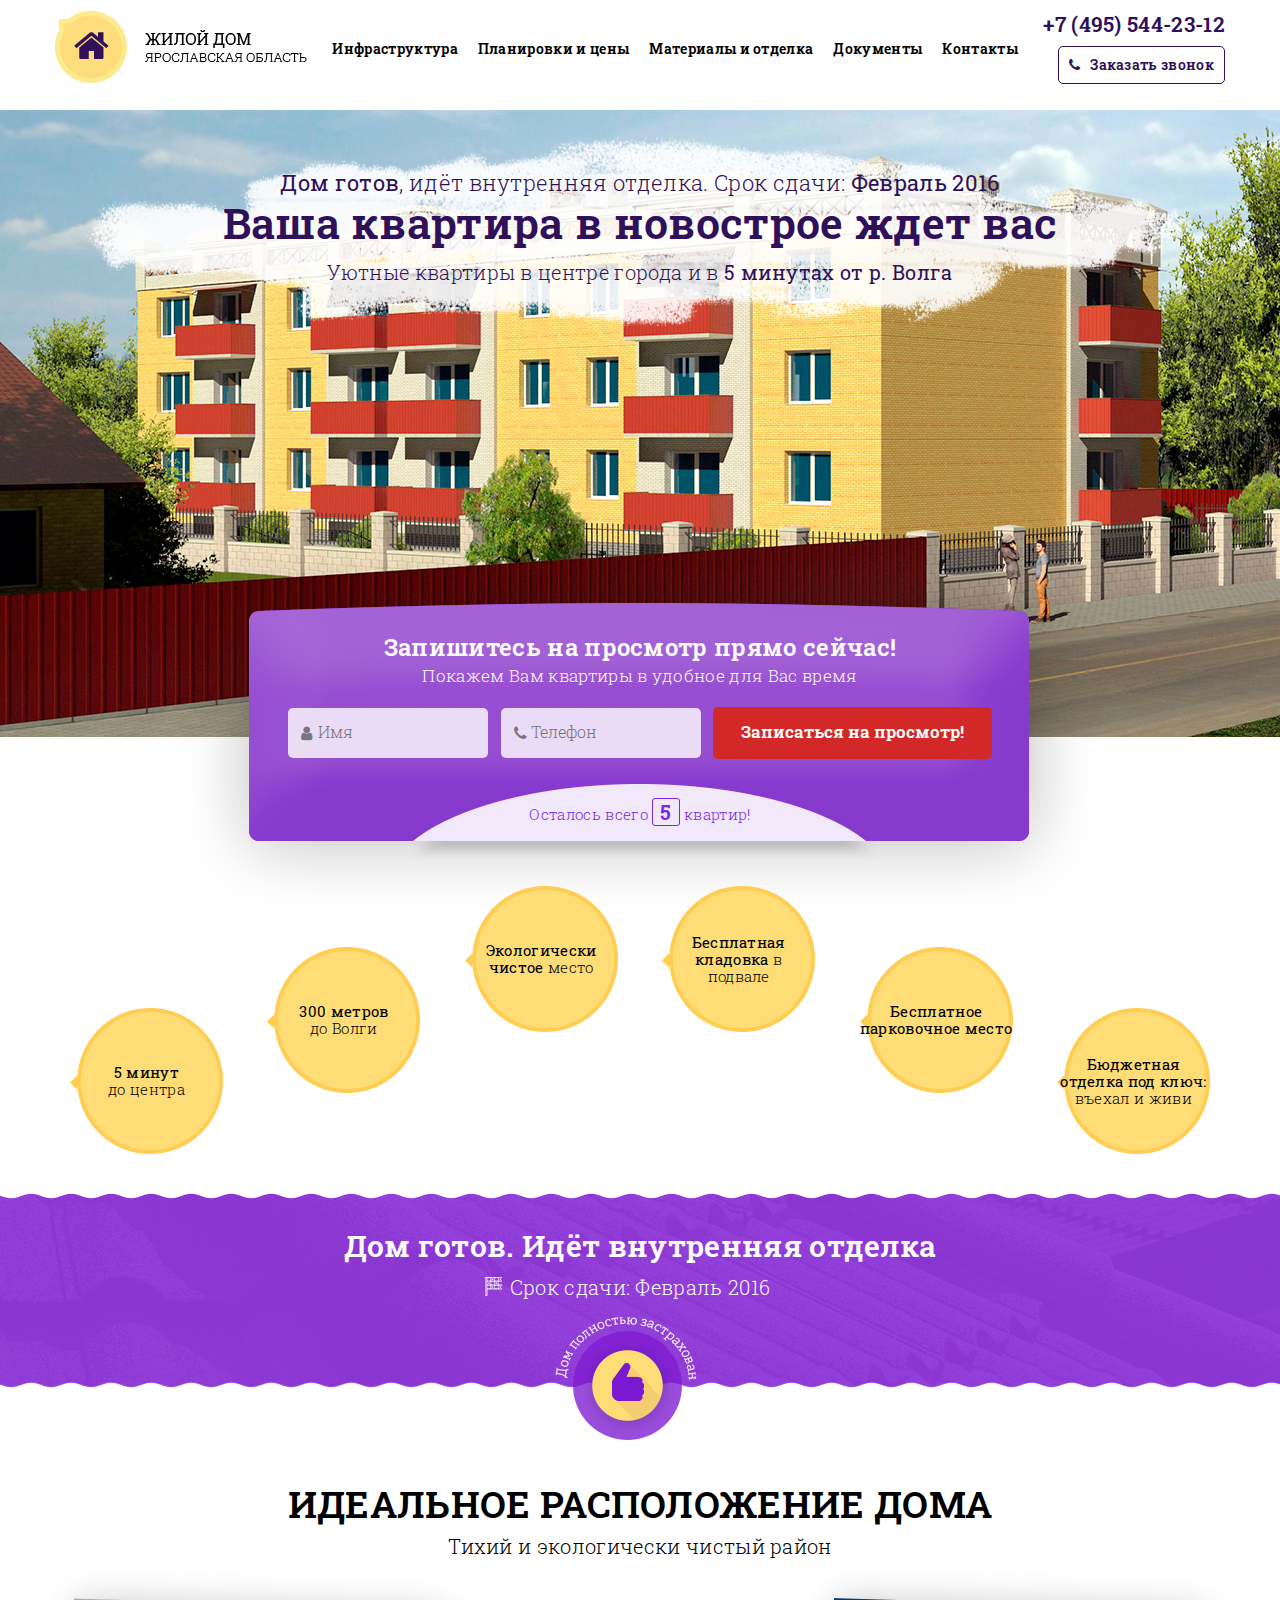
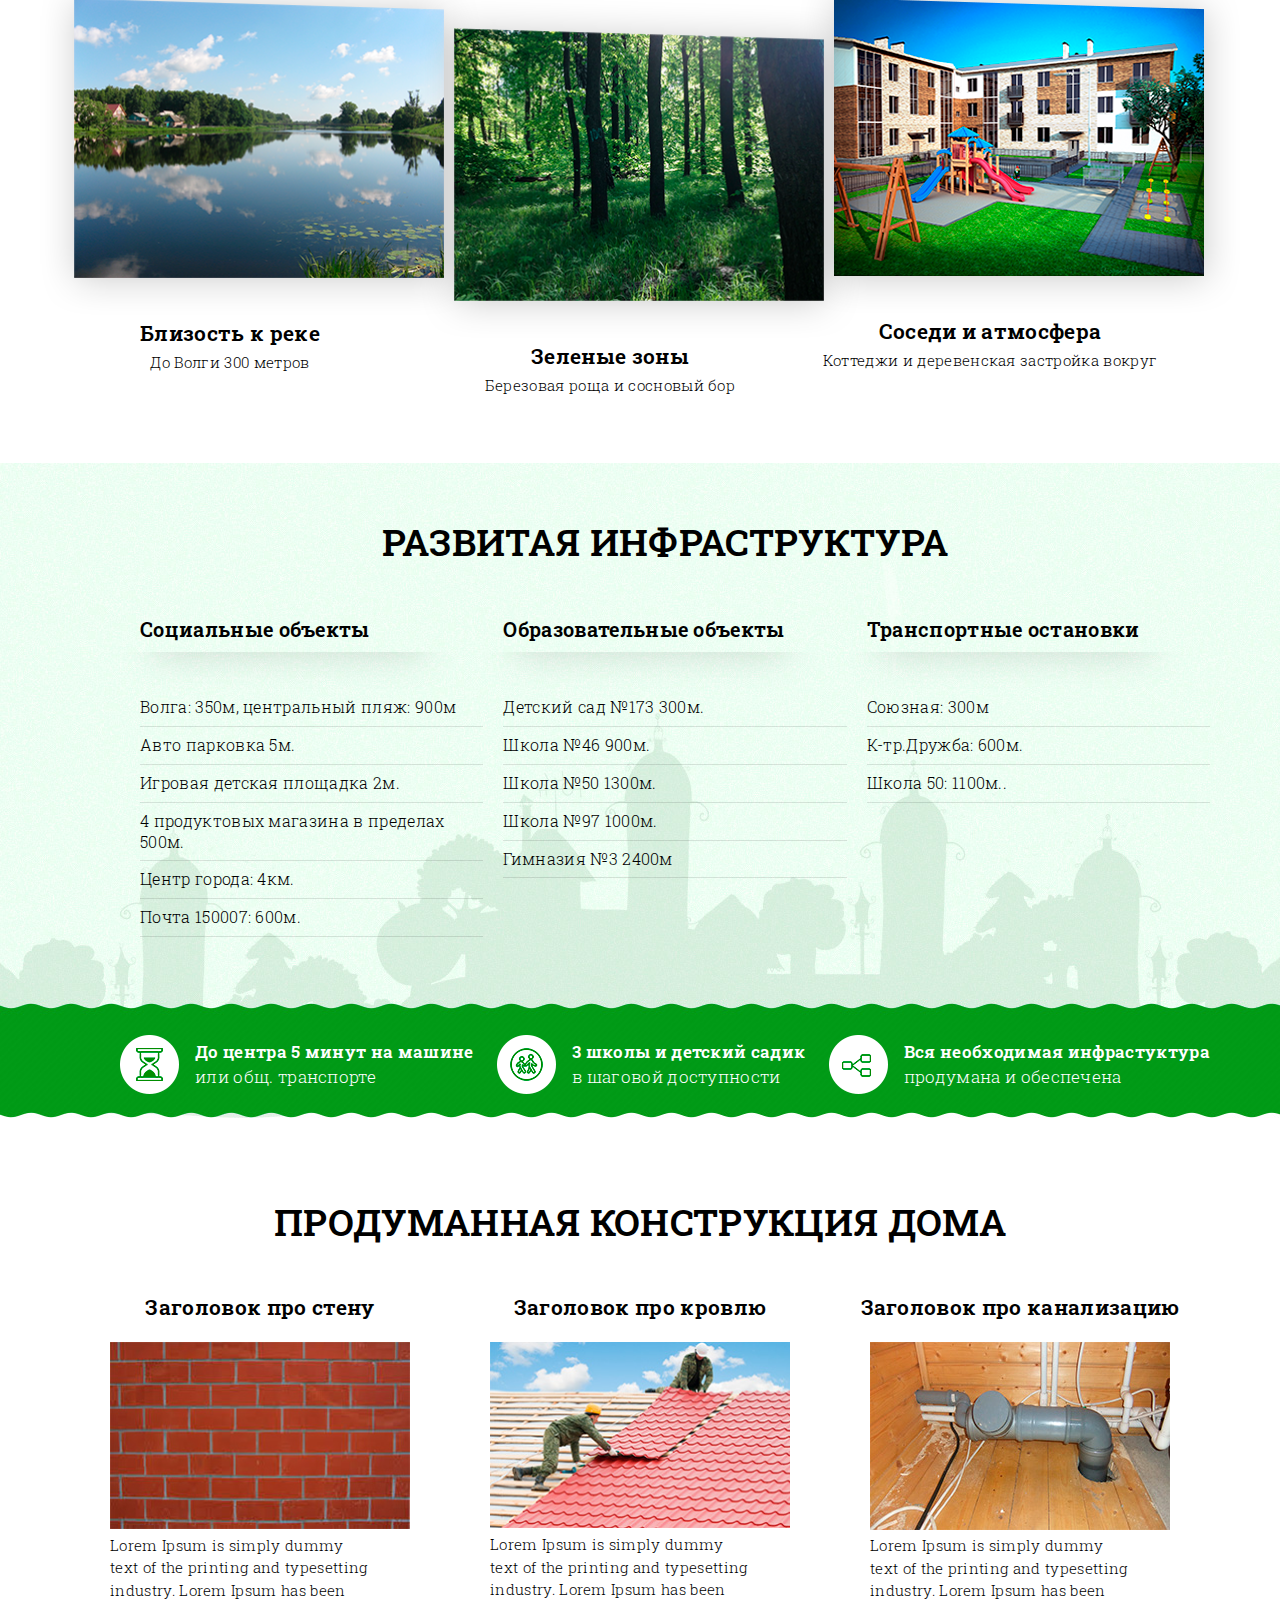
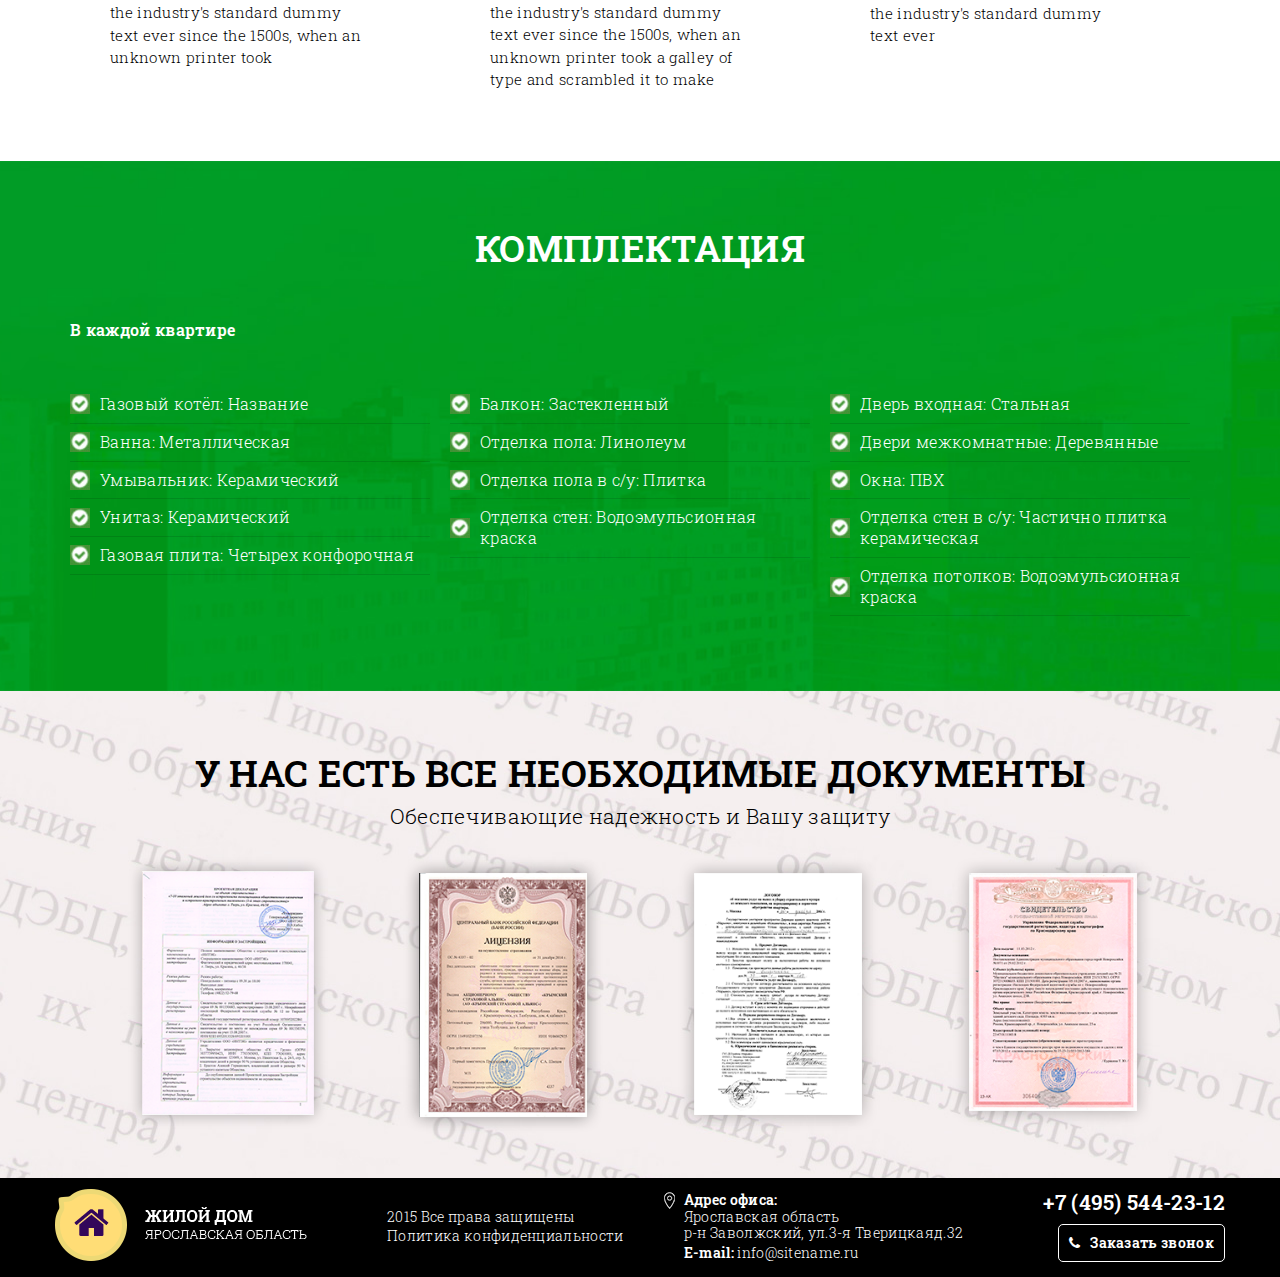
<file: apartment/index.html>
<!doctype html>
<html lang="ru">
<head>
	<meta charset="UTF-8">
	<meta name="viewport"
		  content="width=device-width, user-scalable=no, initial-scale=1.0, maximum-scale=1.0, minimum-scale=1.0">
	<meta http-equiv="X-UA-Compatible" content="ie=edge">
	<title>Жилой дом</title>
	<link href="//netdna.bootstrapcdn.com/font-awesome/4.0.3/css/font-awesome.css" rel="stylesheet">
	<link href="https://fonts.googleapis.com/css2?family=Roboto+Slab:wght@300;400;500;700&display=swap"
		  rel="stylesheet">
	<link rel="stylesheet" href="css/font-awesome.min.css">
	<link rel="stylesheet" href="css/style.css">
</head>
<body>
<header class="header">
	<div class="container">
		<a href="#" class="logo"><img src="img/ico/logo.png" alt="Жилой дом"></a>
		<nav class="nav">
			<ul class="menu">
				<li class="menu__item"><a href="#infrastructure">Инфраструктура</a></li>
				<li class="menu__item"><a href="#prices">Планировки и цены</a></li>
				<li class="menu__item"><a href="#materials">Материалы и отделка</a></li>
				<li class="menu__item"><a href="#docs">Документы</a></li>
				<li class="menu__item"><a href="#contacts">Контакты</a></li>
			</ul>
		</nav>
		<div class="call">
			<a class="tel" href="tel:+7 (495) 544-23-12">+7 (495) 544-23-12</a>
			<a href="#" class="btn"> <i class="fa fa-phone" aria-hidden="true"></i> &nbsp; Заказать звонок</a>
		</div>
	</div>
</header>
<section class="intro">
	<div class="container">
		<div class="intro__info">
			<p class="intro__sup-title">
				<strong> Дом готов</strong>, идёт внутренняя отделка. Срок сдачи: <b>Февраль 2016</b>
			</p>
			<h1 class="intro__title">Ваша квартира в новострое ждет вас</h1>
			<p class="intro__sub-title">
				Уютные квартиры в центре города и в <b>5 минутах от р. Волга</b>
			</p>
		</div>

		<form class="form" id="prices" action="#" method="post">
			<div class="form__title">Запишитесь на просмотр прямо сейчас!</div>
			<p class="form__sub-title">Покажем Вам квартиры в удобное для Вас время</p>
			<i class="fa fa-user" aria-hidden="true"></i>
			<input type="text" name="name" placeholder="Имя">
			<i class="fa fa-phone" aria-hidden="true"></i>
			<input type="tel" name="tel" placeholder="Телефон">
			<button class="btn form__btn" type="submit">Записаться на просмотр!</button>
			<p class="counter">Осталось всего <span>5</span> квартир!</p>
		</form>
	</div>

	<div class="advantages">
		<div class="container">
			<div class="advantages__item">
				<p><b>5 минут</b> <br> до центра</p>
			</div>

			<div class="advantages__item">
				<p><b>300 метров </b> <br> до Волги</p>
			</div>

			<div class="advantages__item">
				<p><b>Экологически чистое</b> место</p>
			</div>

			<div class="advantages__item">
				<p><b>Бесплатная кладовка</b> в подвале</p>
			</div>

			<div class="advantages__item">
				<p><b>Бесплатное парковочное место</b></p>
			</div>

			<div class="advantages__item">
				<p><b>Бюджетная отделка под ключ:</b> <br>въехал и живи</p>
			</div>

		</div>
	</div>
	<div class="finish">
		<div class="container">
			<h3>Дом готов. Идёт внутренняя отделка</h3>
			<p> Срок сдачи: Февраль 2016</p>
		</div>
	</div>
</section>
<section class="location">
	<div class="container">
		<h2>ИДЕАЛЬНОЕ РАСПОЛОЖЕНИЕ ДОМА</h2>
		<p>Тихий и экологически чистый район</p>

		<div class="image-block">
			<div class="image-block__item">
				<img src="img/desna.png" alt="Река">
				<div>Близость к реке</div>
				<p>До Волги 300 метров</p>
			</div>

			<div class="image-block__item image-block__item--middle">
				<img src="img/wood.png" alt="Лес">
				<div>Зеленые зоны</div>
				<p>Березовая роща и сосновый бор</p>
			</div>

			<div class="image-block__item">
				<img src="img/kid.png" alt="Детская площадка">
				<div>Соседи и атмосфера</div>
				<p>Коттеджи и деревенская застройка вокруг</p>
			</div>
		</div>
	</div>
</section>
<section class="infrastructure" id="infrastructure">
	<div class="container">
		<h2>РАЗВИТАЯ ИНФРАСТРУКТУРА</h2>

		<div class="lists">
			<div class="list__item">
				<div class="list__title">Социальные объекты</div>
				<ul class="list__list">
					<li>Волга: 350м, центральный пляж: 900м</li>
					<li>Авто парковка 5м.</li>
					<li>Игровая детская площадка 2м.</li>
					<li>4 продуктовых магазина в пределах 500м.</li>
					<li>Центр города: 4км.</li>
					<li>Почта 150007: 600м.</li>
				</ul>
			</div>

			<div class="list__item">
				<div class="list__title">Образовательные объекты</div>
				<ul class="list__list">
					<li>Детский сад №173 300м.</li>
					<li>Школа №46 900м.</li>
					<li>Школа №50 1300м.</li>
					<li>Школа №97 1000м.</li>
					<li>Гимназия №3 2400м</li>
				</ul>
			</div>

			<div class="list__item">
				<div class="list__title">Транспортные остановки</div>
				<ul class="list__list">
					<li>Союзная: 300м</li>
					<li>К-тр.Дружба: 600м.</li>
					<li>Школа 50: 1100м..</li>
				</ul>
			</div>
		</div>

		<div class="accents">
			<p class="accents__item  accents__item--ico--clock">
				<span>До центра 5 минут на машине</span>
				<br>
				или общ. транспорте
			</p>
			<p class="accents__item">
				<span>3 школы и детский садик</span>
				<br>
				в  шаговой доступности
			</p>
			<p class="accents__item accents__item--ico--blocks">
				<span>Вся необходимая инфрастуктура</span>
				<br>
				продумана и обеспечена
			</p>
		</div>
	</div>
</section>
<section class="materials" id="materials">
	<div class="container">
		<h2>ПРОДУМАННАЯ КОНСТРУКЦИЯ ДОМА</h2>

		<div class="image-block ">
			<div class="image-block__item">
				<div class="image-block__title">Заголовок про стену</div>
				<img src="img/picher/images.jpg" alt="Стена">
				<p class="image-block__info">Lorem Ipsum is simply dummy text of the printing and typesetting industry.
					Lorem Ipsum
					has been
					the industry's standard dummy text ever since the 1500s, when an unknown printer took </p>
			</div>

			<div class="image-block__item">
				<div class="image-block__title">Заголовок про кровлю</div>
				<img src="img/picher/Roof-Repair-los-angeles.jpg" alt="Крыша">
				<p class="image-block__info">Lorem Ipsum is simply dummy text of the printing and typesetting industry. Lorem Ipsum has been
					the industry's standard dummy text ever since the 1500s, when an unknown printer took a galley of type and scrambled it to make  </p>
			</div>

			<div class="image-block__item">
				<div class="image-block__title">Заголовок про канализацию</div>
				<img src="img/picher/DSCF1124.jpg" alt="Канализация">
				<p class="image-block__info">Lorem Ipsum is simply dummy text of the printing and typesetting industry. Lorem Ipsum has been
					the industry's standard dummy text ever</p>
			</div>
		</div>
	</div>
</section>
<section class="equipment">
	<div class="container">
		<h2>Комплектация</h2>

		<div class="equipment__sub-title">В каждой квартире</div>
		<div class="lists">
			<div class="list__item">
				<ul class="list__list">
					<li>Газовый котёл: Название</li>
					<li>Ванна: Металлическая</li>
					<li>Умывальник: Керамический</li>
					<li>Унитаз: Керамический</li>
					<li>Газовая плита: Четырех конфорочная</li>
				</ul>
			</div>

			<div class="list__item">
				<ul class="list__list">
					<li>Балкон: Застекленный</li>
					<li>Отделка пола: Линолеум</li>
					<li>Отделка пола в с/у: Плитка</li>
					<li>Отделка стен: Водоэмульсионная краска</li>
				</ul>
			</div>

			<div class="list__item">
				<ul class="list__list">
					<li>Дверь входная:  Стальная</li>
					<li>Двери межкомнатные: Деревянные</li>
					<li>Окна:  ПВХ</li>
					<li>Отделка стен в с/у: Частично плитка керамическая</li>
					<li>Отделка потолков: Водоэмульсионная краска</li>
				</ul>
			</div>
		</div>
	</div>
</section>
<section class="docs" id="docs">
	<div class="container">
		<h2>У НАС ЕСТЬ ВСЕ НЕОБХОДИМЫЕ ДОКУМЕНТЫ</h2>
		<p>Обеспечивающие надежность и Вашу защиту</p>
		<div class="image-block">
			<div class="image-block__item">
				<img src="img/docs/krasina-declare.png" alt="Документ">
			</div>

			<div class="image-block__item">
				<img src="img/docs/license3.png" alt="Документ">
			</div>

			<div class="image-block__item">
				<img src="img/docs/dogovor-na-vivoz-musora.png" alt="Документ">
			</div>

			<div class="image-block__item">
				<img src="img/docs/svid-na-zemlyu.png" alt="Документ">
			</div>
		</div>
	</div>
</section>
<footer class="contacts" id="contacts">
	<div class="container">
		<a href="#" class="logo"><img src="img/ico/logo_footer.png" alt="Жилой дом"></a>
		<div class="footer__info">
			<div class="confidential">
				<p>2015 Все права защищены</p>
				<a href="#">Политика конфиденциальности</a>
			</div>
			<div class="address">
				<p><span>Адрес офиса:</span>
					<br>
					Ярославская область
					<br>
					р-н Заволжский, ул.3-я Тверицкаяд.32</p>
				<a href="mailto:info@sitename.ru"> <span>E-mail:</span> info@sitename.ru</a>
			</div>
		</div>
		<div class="call call--dark-bg">
			<a class="tel" href="tel:+7 (495) 544-23-12">+7 (495) 544-23-12</a>
			<a href="#" class="btn btn--footer"> <i class="fa fa-phone" aria-hidden="true"></i> &nbsp; Заказать
				звонок</a>
		</div>
	</div>
</footer>

</body>
</html>
</file>
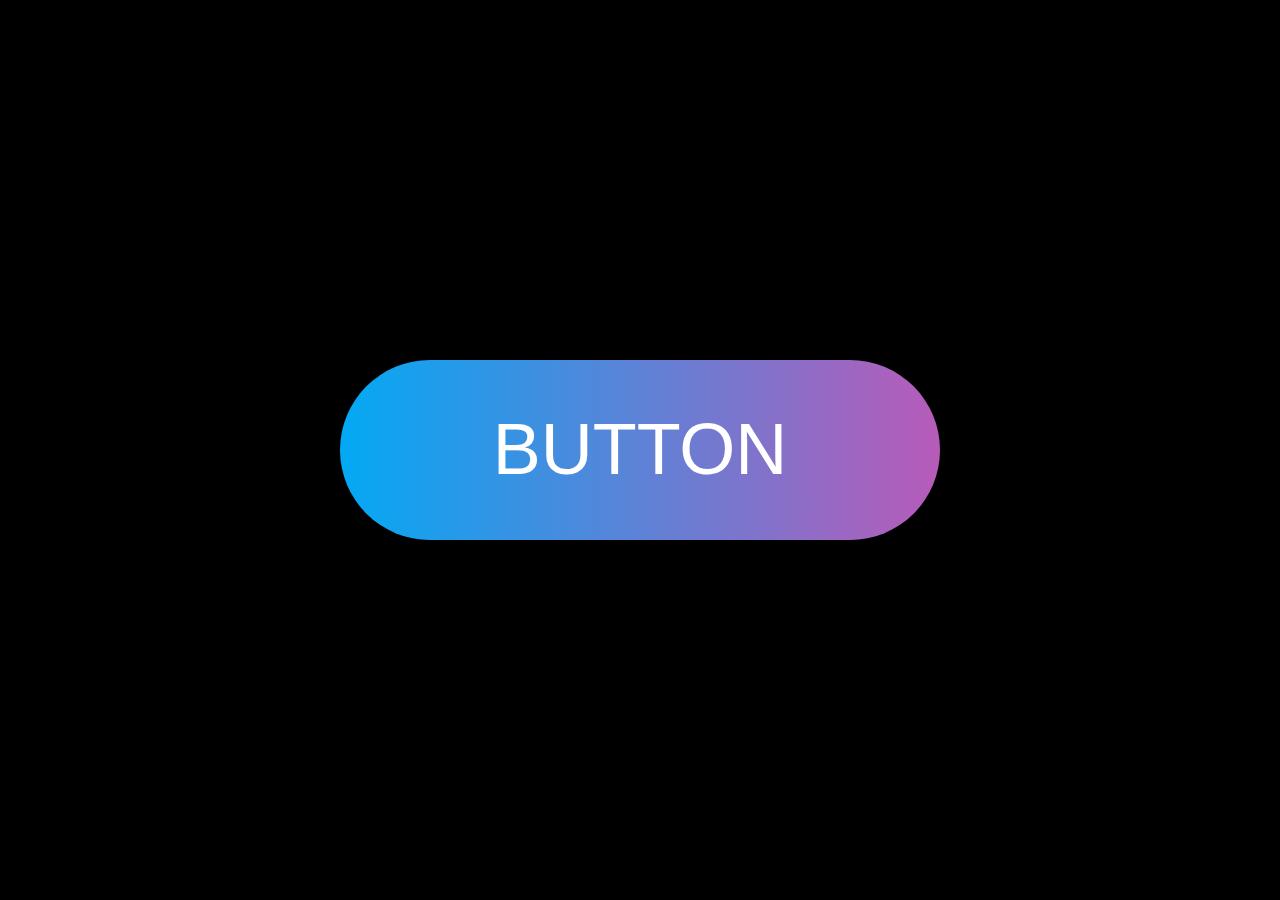
<file: Glowing Gradient Button Animation Effects on Hover Using Html and CSS/index.html>
<!doctype html>
<html lang="en">
<head>
	<meta charset="UTF-8">
	<meta name="viewport"
		  content="width=device-width, user-scalable=no, initial-scale=1.0, maximum-scale=1.0, minimum-scale=1.0">
	<meta http-equiv="X-UA-Compatible" content="ie=edge">
	<title>Glowing Gradient Button</title>
	<link rel="stylesheet" href="style.css">
</head>
<body>
	<a href="#"> Button</a>
</body>
</html>
</file>
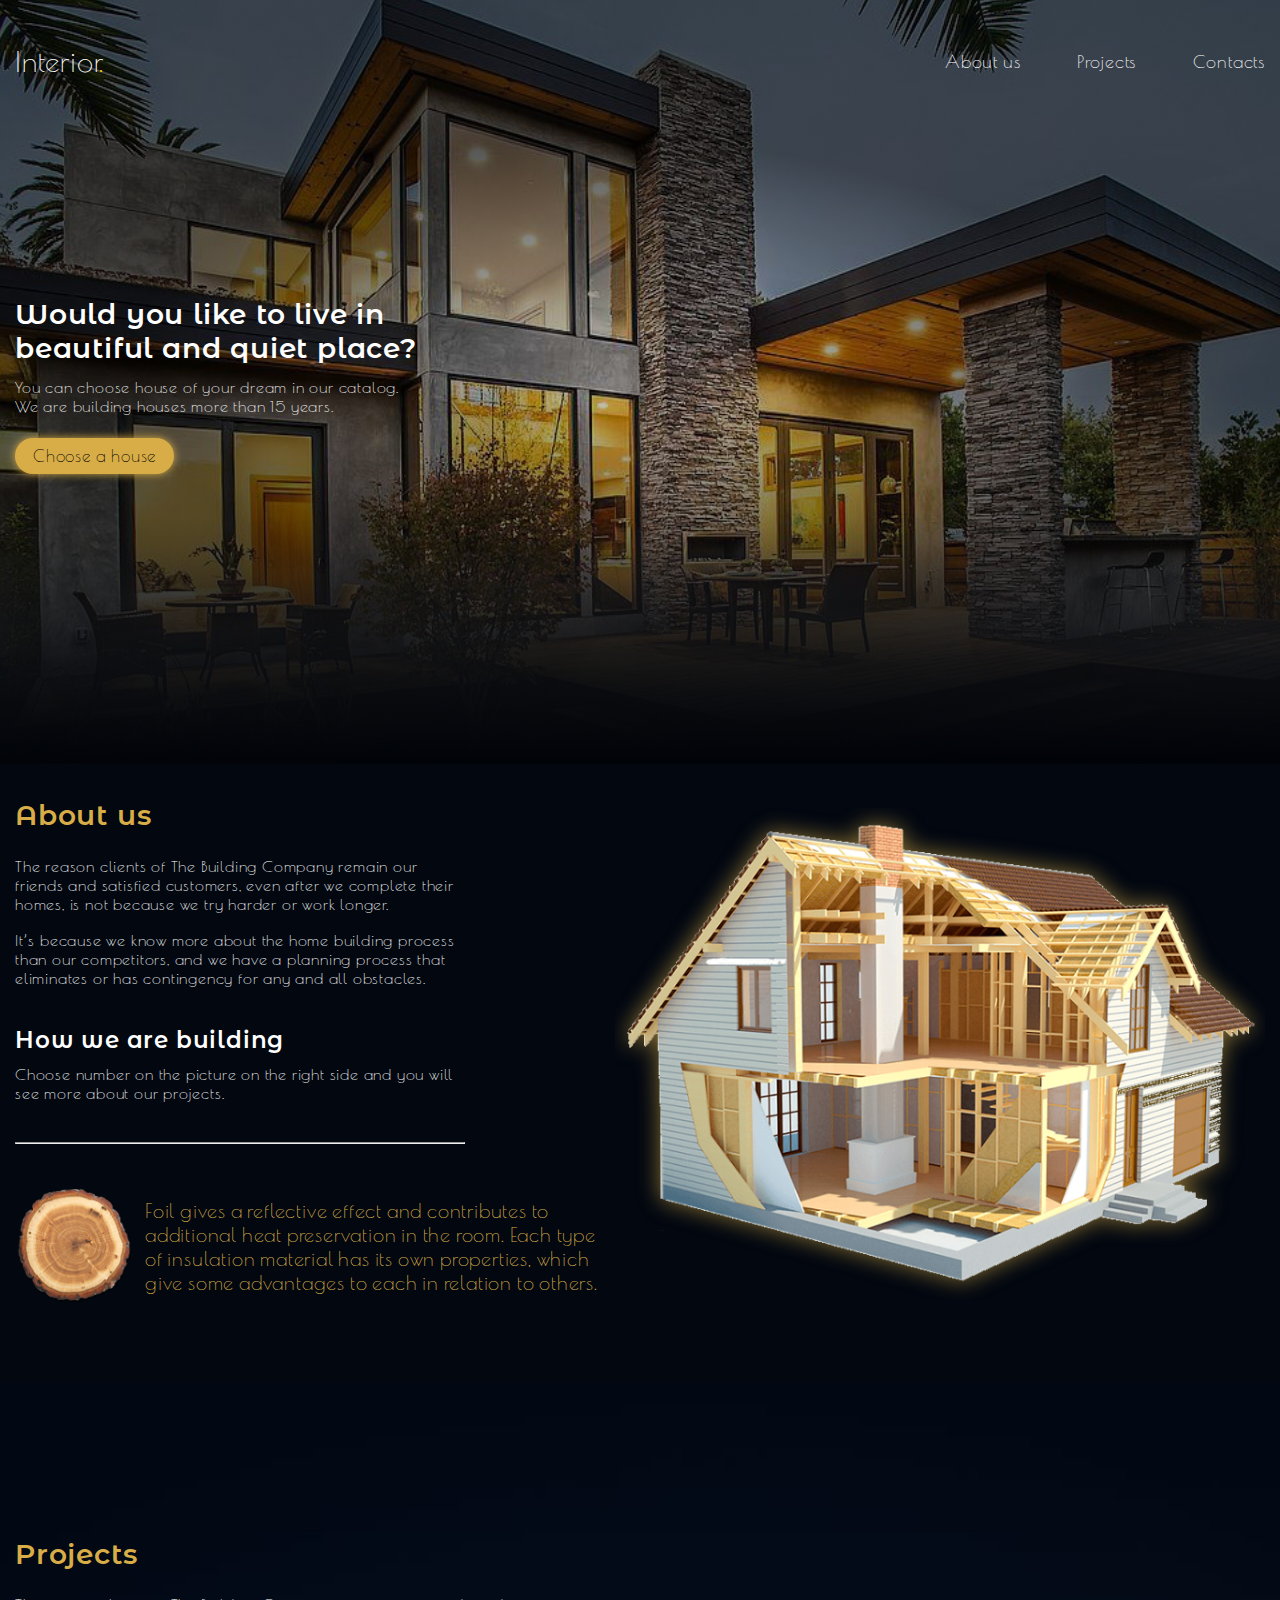
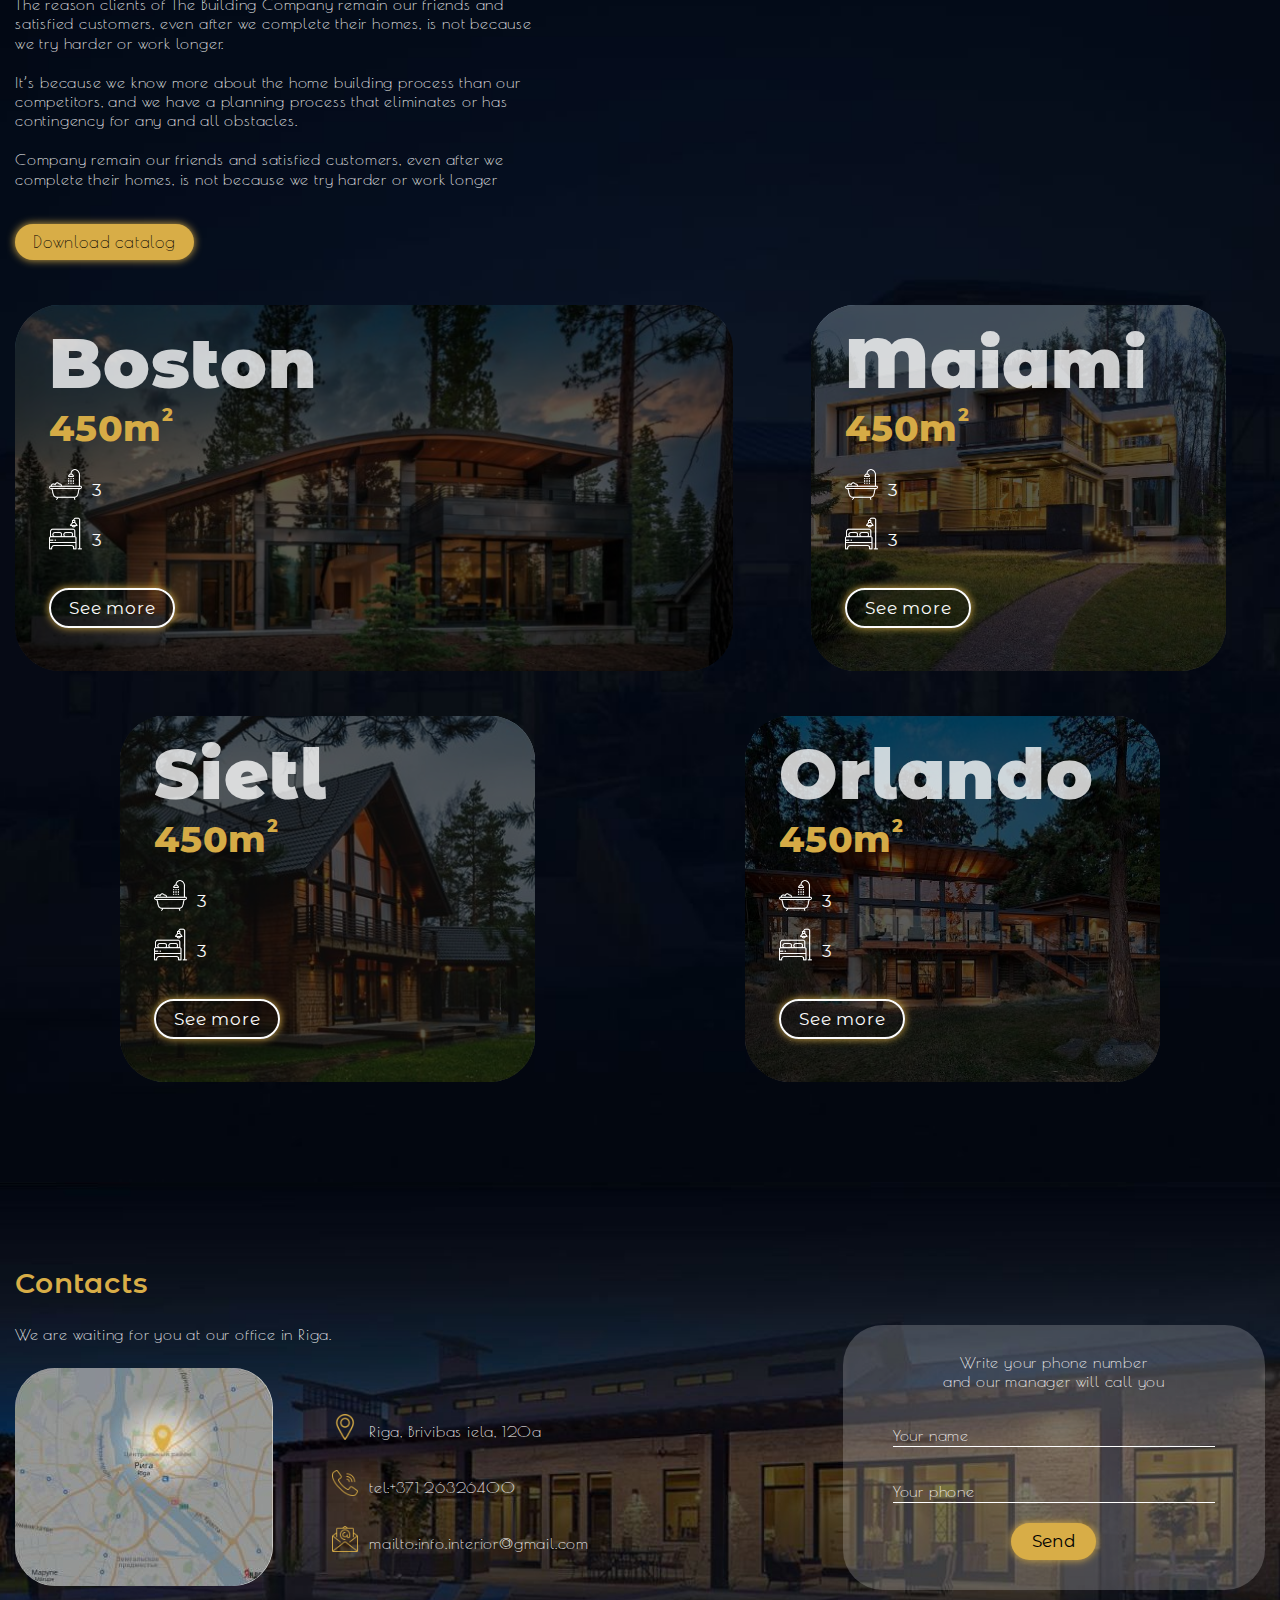
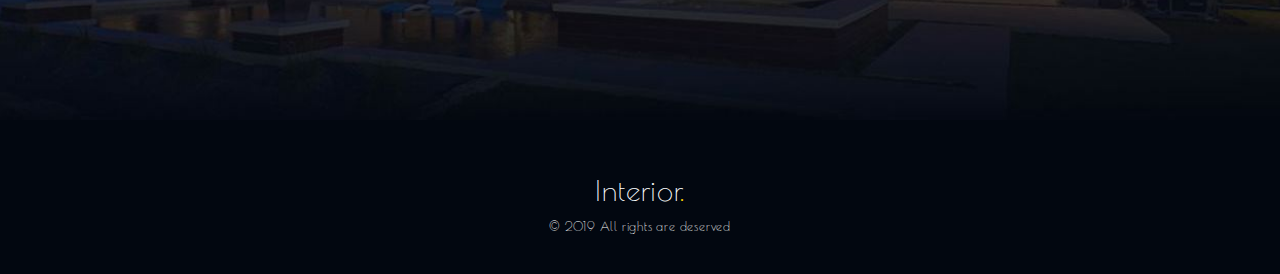
<file: Houses/index.html>
<!doctype html>
<html lang="en">
<head>
	<meta charset="UTF-8">
	<meta name="viewport"
		  content="width=device-width, user-scalable=no, initial-scale=1.0, maximum-scale=1.0, minimum-scale=1.0">
	<meta http-equiv="X-UA-Compatible" content="ie=edge">
	<link href="https://fonts.googleapis.com/css?family=Montserrat+Alternates:400,600,800,900|Poiret+One&display=swap"
		  rel="stylesheet">
	<link rel="stylesheet" href="src/css/style.css">
	<title>Houses</title>
</head>
<body>
<header class="header">
	<div class="container">
		<div class="nav-bar">
			<div class="logo">Interior<span>.</span></div>

			<nav class="menu">
				<a class="menu_item" href="#About us">About us</a>
				<a class="menu_item" href="#Projects">Projects</a>
				<a class="menu_item" href="#Contacts">Contacts</a>
			</nav>
		</div>

		<div class="intro">
			<h2 class="intro__title">Would you like to live in beautiful and quiet place?</h2>
			<p class="intro__info">You can choose house of your dream in our catalog. <br>
				We are building houses more than 15 years. </p>
			<a class="btn" href="#">Choose a house</a>
		</div>
	</div>
</header>

<!-- About us -->
<section class="about" id="About us">
	<div class="container">
		<div class="about__box">
			<div class="about__text">
				<h2 class="about__title">About us</h2>
				<p class="about__info">The reason clients of The Building Company remain our friends and satisfied
					customers, even after we complete their homes, is not because we try harder or work longer.
				</p>
				<p class="about__info info--margin">It’s because we know more about the home building process than
					our competitors, and we have a planning process that eliminates or has contingency for any and all
					obstacles.
				</p>

				<h3>How we are building</h3>
				<p class="about__info info--margin">Choose number on the picture on the right side and you will see more
					about our projects. </p>
				<hr>
			</div>

			<div class="about__advantages">
				Foil gives a reflective effect and contributes to additional
				heat preservation in the room. Each type of insulation
				material has its own properties, which give some
				advantages to each in relation to others.
			</div>
		</div>
		<div class="technology"></div>
	</div>
</section>

<!-- Projects -->
<section class="projects" id="Projects">
	<div class="container">
		<div class="projects__box">
			<div class="projects__text">
				<h2 class="projects__title">Projects</h2>
				<div class="projects__info">
					<p>The reason clients of The Building Company remain our friends and satisfied customers, even after
						we complete their homes, is not because we try harder or work longer.</p>

					<p>It’s because we know more about the home building process than our competitors, and we have a
						planning process that eliminates or has contingency for any and all obstacles.</p>

					<p>Company remain our friends and satisfied customers, even after we complete their homes, is not
						because we try harder or work longer</p>
				</div>
				<a class="btn" href="#">Download catalog</a>
			</div>

			<div class="project__house project__house--boston">
				<div class="house__info">
					<div class="house__title">Boston</div>
					<div class="house__square">450m<sup><sup>2</sup></sup></div>
					<div class="house__bath">3 <span>bathrooms</span></div>
					<div class="house__bed">3 <span>bedrooms</span></div>
					<a class="btn btn--project" href="#">See more</a>
				</div>
			</div>

			<div class="project__house project__house--maiami">
				<div class="house__info">
					<div class="house__title">Maiami</div>
					<div class="house__square">450m<sup><sup>2</sup></sup></div>
					<div class="house__bath">3 <span>bathrooms</span></div>
					<div class="house__bed">3 <span>bedrooms</span></div>
					<a class="btn btn--project" href="#">See more</a>
				</div>
			</div>

			<div class="project__house project__house--sietl">
				<div class="house__info">
					<div class="house__title">Sietl</div>
					<div class="house__square">450m<sup><sup>2</sup></sup></div>
					<div class="house__bath">3 <span>bathrooms</span></div>
					<div class="house__bed">3 <span>bedrooms</span></div>
					<a class="btn btn--project" href="#">See more</a>
				</div>
			</div>

			<div class="project__house project__house--orlando">
				<div class="house__info">
					<div class="house__title">Orlando</div>
					<div class="house__square">450m<sup><sup>2</sup></sup></div>
					<div class="house__bath">3 <span>bathrooms</span></div>
					<div class="house__bed">3 <span>bedrooms</span></div>
					<a class="btn btn--project" href="#">See more</a>
				</div>
			</div>
		</div>
	</div>
</section>

<!-- Contacts -->
<section class="contacts" id="Contacts">
	<div class="container">
		<h2 class="contacts__title">Contacts</h2>

		<div class="contacts__box">
		<div class="contacts__left-box">
			<div>
				<div class="contacts__intro"> We are waiting for you at our office in Riga.</div>
				<img class="map" src="src/img/map.jpg" alt="map">
			</div>
			<ul class="contacts__list">
				<li><a class="contacts__link contacts--address" target="_blank"
					   href="https://www.google.com/maps/place/%D0%A0%D0%B8%D0%B3%D0%B0+%D0%9B%D0%B0%D1%82%D0%B2%D1%96%D1%8F/">Riga, Brivibas iela, 120a</a></li>
				<li><a class="contacts__link contacts--tel" href="#">tel:+371 26326400</a></li>
				<li><a class="contacts__link contacts--mail" href="#">mailto:info.interior@gmail.com</a></li>
			</ul>
		</div>

		<div class="contacts__right-box">
			<div class="form">
				<div class="form_info">Write your phone number <br>
					and our manager will call you
				</div>

				<form action="#" method="post">
					<div class="input-box">
						<input type="text" name="name" required>
						<label for="">Your name</label>
					</div>
					<div class="input-box">
						<input type="tel" name="tel" required>
						<label for="">Your phone</label>
					</div>

					<button class="btn btn--submit" type="submit">Send</button>
				</form>
			</div>
		</div>
		</div>
	</div>

</section>
<footer class="footer">
	<div class="logo">Interior<span>.</span></div>
	<div class="copy">&copy; 2019 All rights are deserved</div>
</footer>
</body>
</html>
</file>
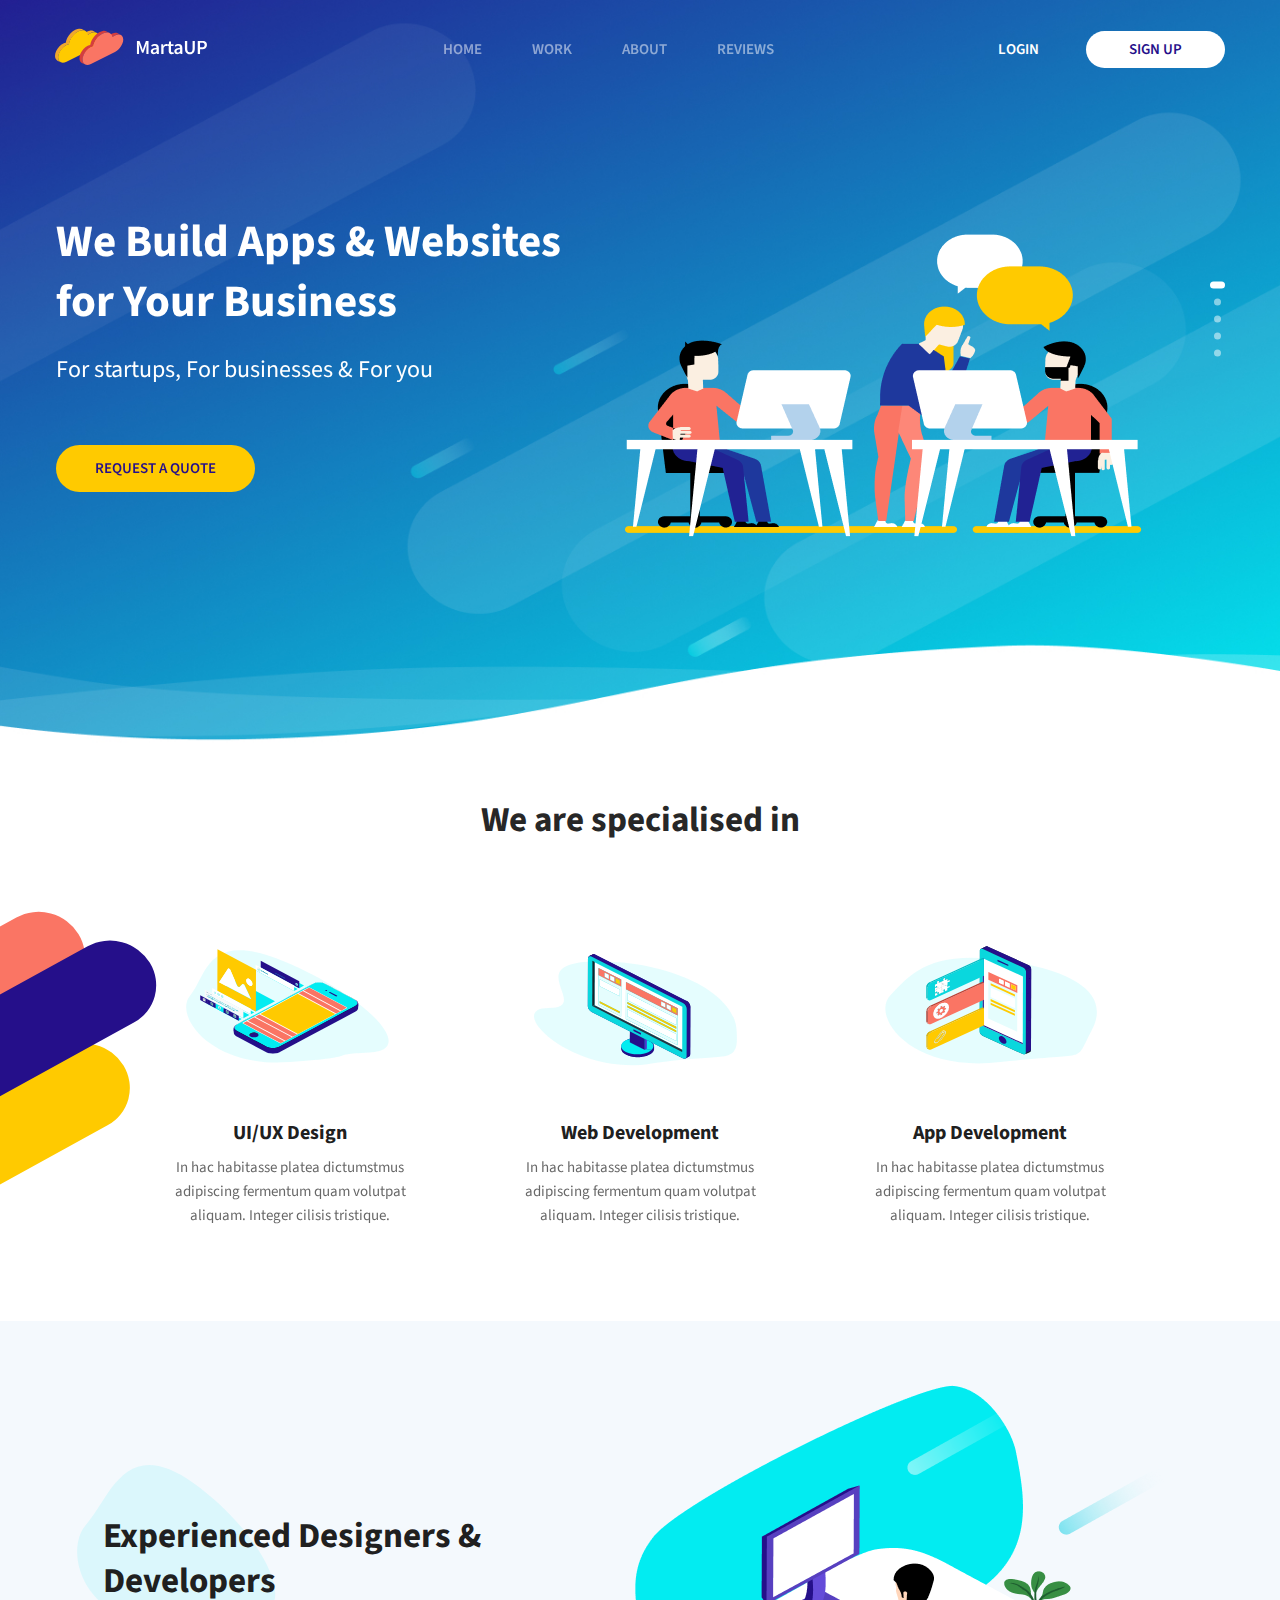
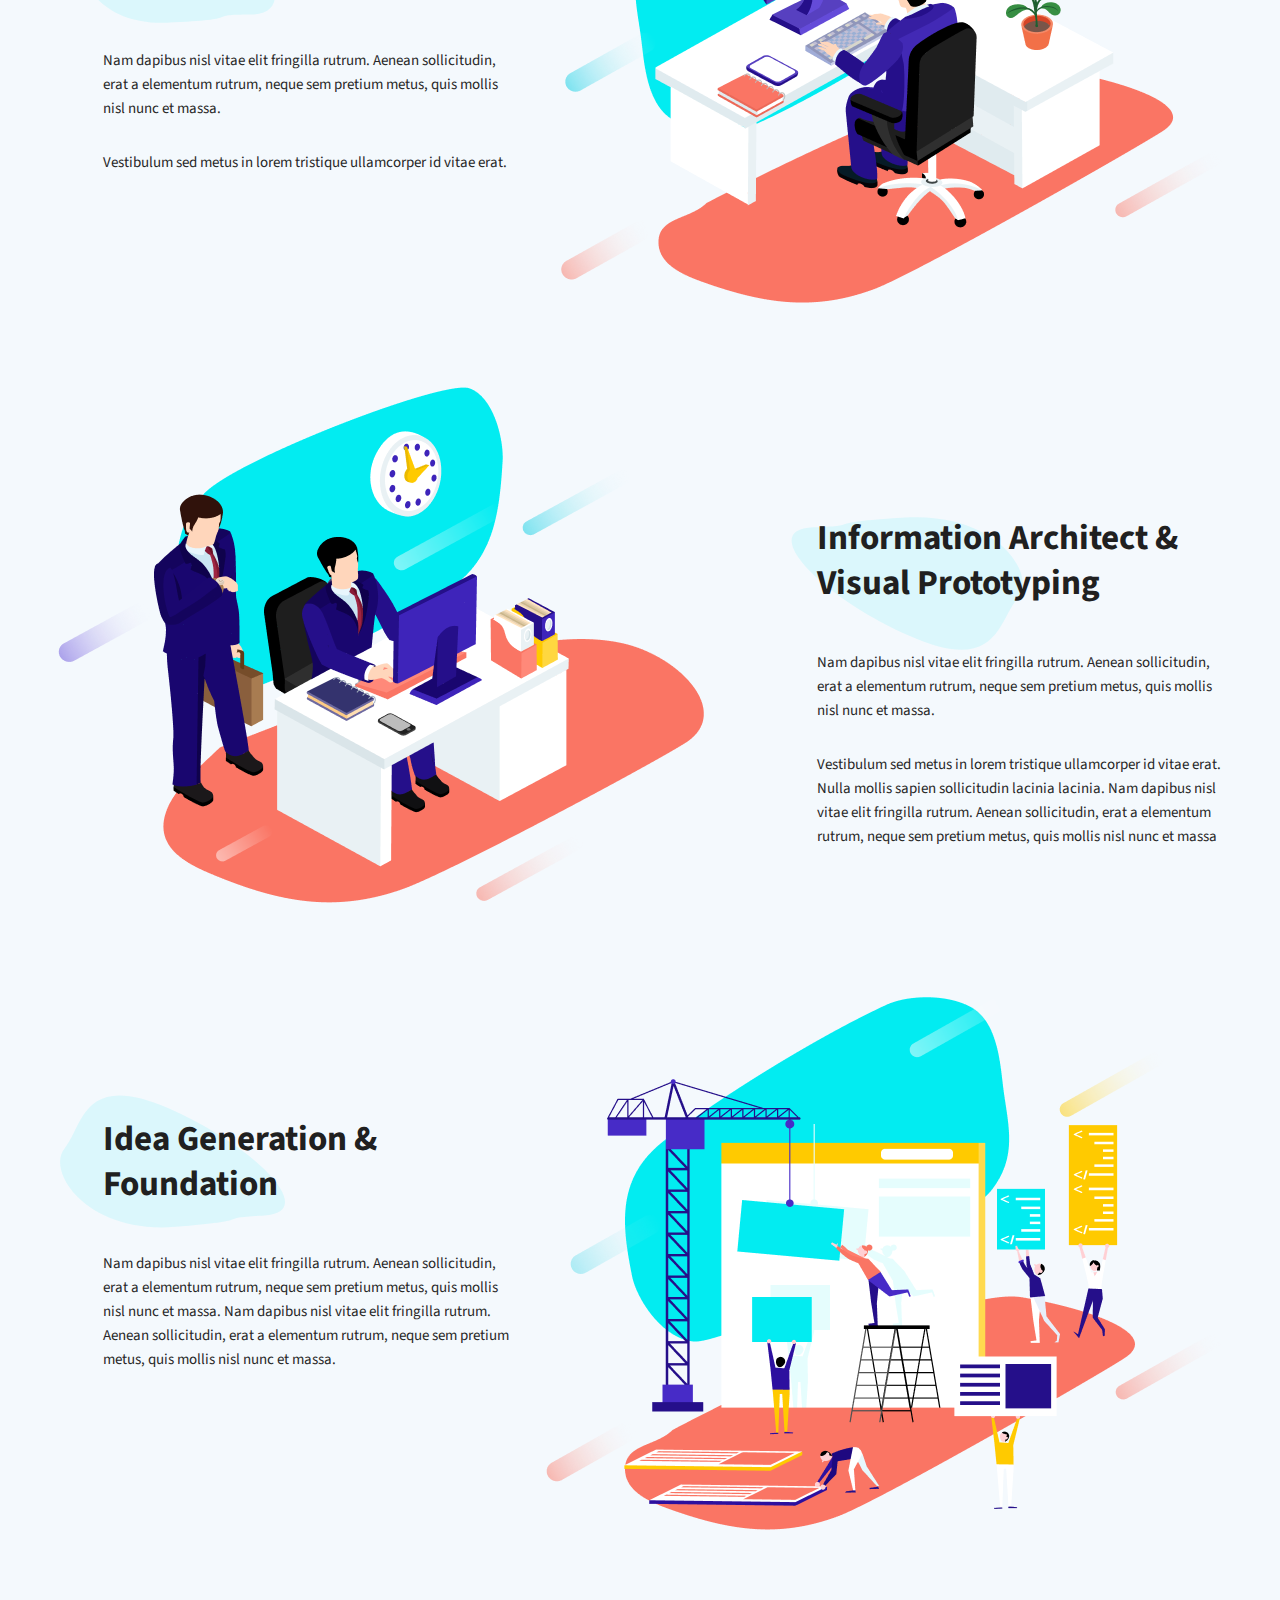
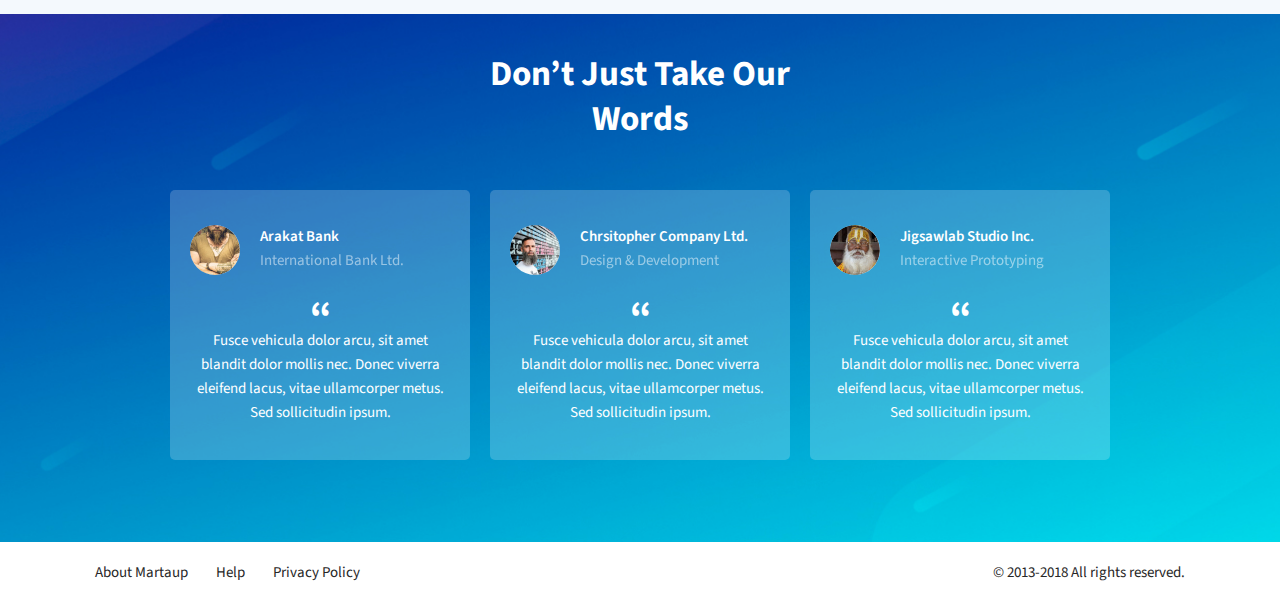
<file: martaup/index.html>
<!DOCTYPE html>
<html lang="en" xmlns="http://www.w3.org/1999/html">
<head>
	<meta charset="UTF-8">
	<meta name="viewport" content="width=device-width, initial-scale=1.0">
	<meta http-equiv="X-UA-Compatible" content="ie=edge">
	<title>MartaUP</title>

	<link href="https://fonts.googleapis.com/css?family=Source+Sans+Pro:400,600,700&display=swap" rel="stylesheet">

	<link rel="stylesheet" href="css/reset.css">
	<link rel="stylesheet" href="css/slick.css">
	<link rel="stylesheet" href="css/style.css">
</head>
<body>
<header class="header">
	<div class="container">

		<div class="header__top">

			<div class="logo" id="home">
				<a href="#">
					<img src="images/Logo.svg" alt="">
				</a>
			</div>

			<nav class="menu">
				<div class="menu__btn">
					<span></span>
				</div>
				<ul class="menu__list">
					<li><a href="#home">home</a></li>
					<li><a href="#">work</a></li>
					<li><a href="#about">about</a></li>
					<li><a href="#reviews">reviews</a></li>
				</ul>
			</nav>

			<div class="header-btn">
				<a class="login" href="#">login</a>
				<a class="sign-up" href="#">sign up</a>
			</div>

		</div>


		<div class="header-slider">  <!-- Slider -->

			<div class="header-slider__item">
				<div class="header-slider__item-content">
					<div class="header-slider__item-info">
						<h3 class="header-slider__title">
							We Build Apps & Websites
							for Your Business
						</h3>
						<div class="header-slider__description">
							For startups, For businesses & For you
						</div>

						<a class="header-slider__btn" href="#">Request a quote</a>
					</div>

					<div class="header-slider__item-images">
						<img src="images/slider-img.png" alt="">
					</div>
				</div>
			</div>


			<div class="header-slider__item">
				<div class="header-slider__item-content">
					<div class="header-slider__item-info">
						<h3 class="header-slider__title">
							We Build Apps & Websites
							for Your Business
						</h3>
						<div class="header-slider__description">
							For startups, For businesses & For you
						</div>

						<a class="header-slider__btn" href="#">Request a quote</a>
					</div>

					<div class="header-slider__item-images">
						<img src="images/slider-img.png" alt="">
					</div>
				</div>
			</div>

			<div class="header-slider__item">
				<div class="header-slider__item-content">
					<div class="header-slider__item-info">
						<h3 class="header-slider__title">
							We Build Apps & Websites
							for Your Business
						</h3>
						<div class="header-slider__description">
							For startups, For businesses & For you
						</div>

						<a class="header-slider__btn" href="#">Request a quote</a>
					</div>

					<div class="header-slider__item-images">
						<img src="images/slider-img.png" alt="">
					</div>
				</div>
			</div>

			<div class="header-slider__item">
				<div class="header-slider__item-content">
					<div class="header-slider__item-info">
						<h3 class="header-slider__title">
							We Build Apps & Websites
							for Your Business
						</h3>
						<div class="header-slider__description">
							For startups, For businesses & For you
						</div>

						<a class="header-slider__btn" href="#">Request a quote</a>
					</div>

					<div class="header-slider__item-images">
						<img src="images/slider-img.png" alt="">
					</div>
				</div>
			</div>

			<div class="header-slider__item">
				<div class="header-slider__item-content">
					<div class="header-slider__item-info">
						<h3 class="header-slider__title">
							We Build Apps & Websites
							for Your Business
						</h3>
						<div class="header-slider__description">
							For startups, For businesses & For you
						</div>

						<a class="header-slider__btn" href="#">Request a quote</a>
					</div>

					<div class="header-slider__item-images">
						<img src="images/slider-img.png" alt="">
					</div>
				</div>
			</div>

		</div>  <!-- /Slider -->
	</div>
</header>

<section class="specialised" id="about">
	<div class="container">
		<div class="specialised__title title">
			We are specialised in
		</div>
		<div class="specialised__items">
			<div class="specialised__item">
				<div class="specialised__item-img">
					<img src="images/special-1.svg" alt="">
				</div>
				<div class="specialised__item-title">
					UI/UX Design
				</div>
				<div class="specialised__item-text">
					In hac habitasse platea dictumstmus adipiscing fermentum quam volutpat aliquam. Integer 					cilisis tristique.
				</div>
			</div>


			<div class="specialised__item">
				<div class="specialised__item-img">
					<img src="images/special-2.svg" alt="">
				</div>
				<div class="specialised__item-title">
					Web Development
				</div>
				<div class="specialised__item-text">
					In hac habitasse platea dictumstmus adipiscing fermentum quam volutpat aliquam. Integer 					cilisis tristique.
				</div>
			</div>


			<div class="specialised__item">
				<div class="specialised__item-img">
					<img src="images/special-3.svg" alt="">
				</div>
				<div class="specialised__item-title">
					App Development
				</div>
				<div class="specialised__item-text">
					In hac habitasse platea dictumstmus adipiscing fermentum quam volutpat aliquam. Integer 					cilisis tristique.
				</div>
			</div>
		</div>
	</div>

</section>

<section class="advantages">
	<div class="container">

		<div class="advantages-box">
			<div class="advantages-box__info">
				<div class="advantages-box__title">
					Experienced Designers & Developers
				</div>
				<div class="advantages-box__text">
					<p>Nam dapibus nisl vitae elit fringilla rutrum. Aenean sollicitudin, erat a elementum rutrum, neque sem pretium metus, quis mollis nisl nunc et massa.</p>
					<p>Vestibulum sed metus in lorem tristique ullamcorper id vitae erat.</p>
				</div>
			</div>
			<div class="advantages-box__images">
				<img src="images/Advantages_1.png" alt="" class="">
			</div>
		</div>


		<div class="advantages-box advantages-box--right">
			<div class="advantages-box__info">
				<div class="advantages-box__title">
					Information Architect & Visual Prototyping
				</div>
				<div class="advantages-box__text">
					<p>Nam dapibus nisl vitae elit fringilla rutrum. Aenean sollicitudin, erat a elementum rutrum, neque sem pretium metus, quis mollis nisl nunc et massa.</p>
					<p>Vestibulum sed metus in lorem tristique ullamcorper id vitae erat. Nulla mollis sapien sollicitudin lacinia lacinia. Nam dapibus nisl vitae elit fringilla rutrum. Aenean sollicitudin, erat a elementum rutrum, neque sem pretium metus, quis mollis nisl nunc et massa</p>
				</div>
			</div>
			<div class="advantages-box__images">
				<img src="images/Advantages_2.png" alt="" class="">
			</div>
		</div>


		<div class="advantages-box">
			<div class="advantages-box__info advantages-box__info--bg">
				<div class="advantages-box__title">
					Idea Generation & Foundation
				</div>
				<div class="advantages-box__text">
					<p>Nam dapibus nisl vitae elit fringilla rutrum. Aenean sollicitudin, erat a elementum rutrum, neque sem pretium metus, quis mollis nisl nunc et massa. Nam dapibus nisl vitae elit fringilla rutrum. Aenean sollicitudin, erat a elementum rutrum, neque sem pretium metus, quis mollis nisl nunc et massa.</p>
				</div>
			</div>
			<div class="advantages-box__images">
				<img src="images/Advantages-3.png" alt="" class="">
			</div>
		</div>

	</div>
</section>

<section class="reviews" id="reviews">
	<div class="container">
		<div class="reviews__title title">Don’t Just Take Our<br> Words</div>
		<div class="reviews__items">

			<div class="reviews__item">
				<div class="reviews__item-head">
					<img src="images/rev-1.jpg" alt="">
					<div class="reviews__item-info">
						<div class="reviews__item-name">Arakat Bank</div>
						<div class="reviews__item-position">International Bank Ltd.</div>
					</div>
				</div>
				<div class="reviews__item-text">
					Fusce vehicula dolor arcu, sit amet blandit dolor mollis nec. Donec viverra eleifend lacus, vitae ullamcorper metus. Sed sollicitudin ipsum.
				</div>
			</div>


			<div class="reviews__item">
				<div class="reviews__item-head">
					<img src="images/rev-2.jpg" alt="">
					<div class="reviews__item-info">
						<div class="reviews__item-name">Chrsitopher Company Ltd.</div>
						<div class="reviews__item-position">Design & Development</div>
					</div>
				</div>
				<div class="reviews__item-text">
					Fusce vehicula dolor arcu, sit amet blandit dolor mollis nec. Donec viverra eleifend lacus, vitae ullamcorper metus. Sed sollicitudin ipsum.
				</div>
			</div>


			<div class="reviews__item">
				<div class="reviews__item-head">
					<img src="images/rev-3.jpg" alt="">
					<div class="reviews__item-info">
						<div class="reviews__item-name">Jigsawlab Studio Inc.</div>
						<div class="reviews__item-position">Interactive Prototyping</div>
					</div>
				</div>
				<div class="reviews__item-text">
					Fusce vehicula dolor arcu, sit amet blandit dolor mollis nec. Donec viverra eleifend lacus, vitae ullamcorper metus. Sed sollicitudin ipsum.
				</div>
			</div>

		</div>
	</div>
</section>

<footer class="footer">
	<div class="container">
		<div class="footer__inner">
			<div class="footer__link">
				<a href="#">About Martaup</a>
				<a href="#"> Help</a>
				<a href="#">Privacy Policy</a>
			</div>
			<div class="copyright">© 2013-2018 All rights reserved.</div>
		</div>
	</div>
</footer>

<script src="https://ajax.googleapis.com/ajax/libs/jquery/3.4.1/jquery.min.js"></script>
<script src="js/slick.min.js"></script>
<script src="js/main.js"></script>
</body>
</html>
</file>
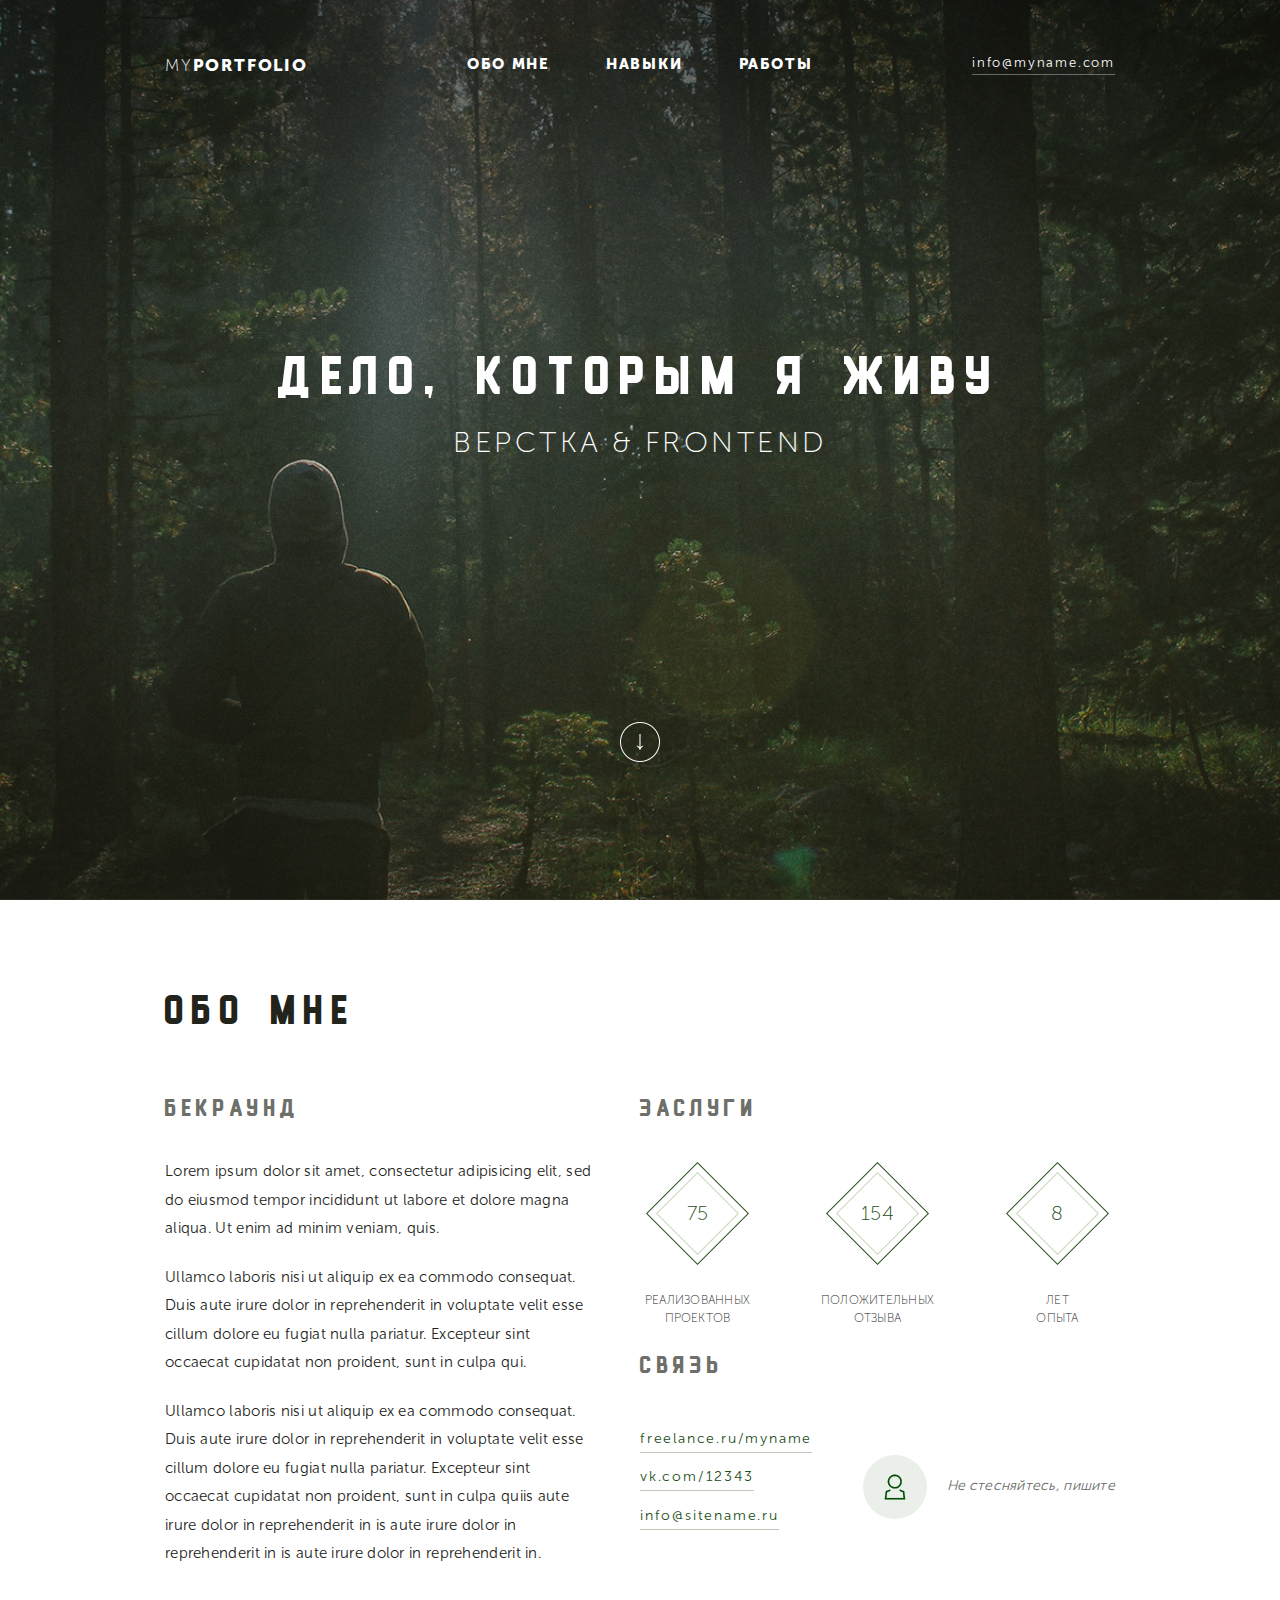
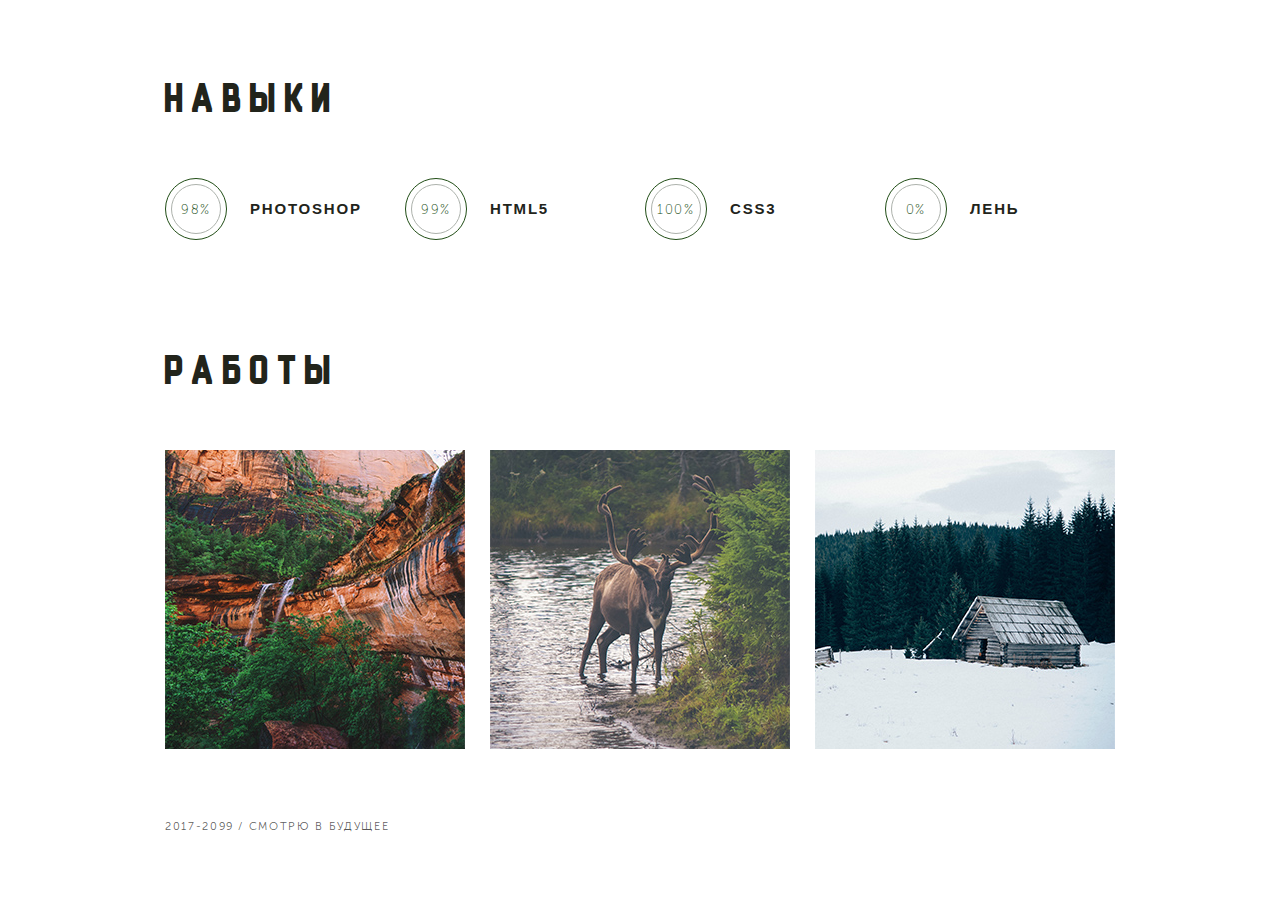
<file: my_portfolio/index.html>
<!doctype html>
<html lang="ru">
<head>
	<meta charset="UTF-8">
	<meta name="viewport"
		  content="width=device-width, user-scalable=no, initial-scale=1.0, maximum-scale=1.0, minimum-scale=1.0">
	<meta http-equiv="X-UA-Compatible" content="ie=edge">
	<title>My portfolio</title>
	<link rel="stylesheet" href="css/style.css">
	<link rel="stylesheet" href="css/media.css">
</head>
<body>
<header class="header">
	<div class="container unselectable">
		<div class="nav-bar">
			<div class="logo"><span>My</span>portfolio</div>

			<nav class="nav">
				<ul class="nav-list">
					<li class="nav-item"><a href="#About">обо мне</a></li>
					<li class="nav-item"><a href="#Skills">навыки</a></li>
					<li class="nav-item"><a href="#Works">работы</a></li>
				</ul>
			</nav>

			<a class="e-mail" href="mailto:info@myname.com" >info@myname.com</a>
		</div>

		<h1 class="intro__title">Дело, которым я живу</h1>
		<div class="intro__sub-title">верстка & frontend</div>

		<a class="ico-scroll" href="#About"><img src="image/scroll.png" alt="scroll"></a>
	</div>
</header>
<section class="about" id="About">
	<div class="container">
		<h2 class="title">Обо мне</h2>
		<div class="content">

			<div class="content__left">
				<h3 class="sub-title">Бекраунд</h3>
				<p>Lorem ipsum dolor sit amet, consectetur adipisicing elit, sed do eiusmod tempor incididunt ut labore
					et dolore magna aliqua. Ut enim ad minim veniam, quis.
				</p>

				<p>Ullamco laboris nisi ut aliquip ex ea commodo consequat. Duis aute irure dolor in reprehenderit in
					voluptate velit esse cillum dolore eu fugiat nulla pariatur. Excepteur sint occaecat cupidatat non
					proident, sunt in culpa qui.
				</p>

				<p>Ullamco laboris nisi ut aliquip ex ea commodo consequat. Duis aute irure dolor in reprehenderit in
					voluptate velit esse cillum dolore eu fugiat nulla pariatur. Excepteur sint occaecat cupidatat non
					proident, sunt in culpa quiis aute irure dolor in reprehenderit in is aute irure dolor in
					reprehenderit in is aute irure dolor in reprehenderit in.
				</p>
			</div>

			<div class="content__right">

				<h3 class="sub-title">Заслуги</h3>

				<div class="items">
					<div class="item">
						<p class="item__title">75</p>
						<p class="item__info">Реализованных проектов</p>
					</div>

					<div class="item">
						<p class="item__title">154</p>
						<p class="item__info">Положительных отзыва</p>
					</div>

					<div class="item">
						<p class="item__title">8</p>
						<p class="item__info">Лет <br> опыта</p>
					</div>
				</div>

				<h3 class="sub-title">Связь</h3>

				<div class="contact">

					<ul class="contact__list">
						<li class="contact__link"><a href="#">freelance.ru/myname</a></li>
						<li class="contact__link"><a href="#">vk.com/12343</a></li>
						<li class="contact__link"><a href="#">info@sitename.ru</a></li>
					</ul>

					<div class="contact__avatar">
						<div class="contact__photo"></div>
						<p class="contact__info">Не стесняйтесь, пишите</p>
					</div>
				</div>
			</div>
		</div>
	</div>
</section>
<section class="skills" id="Skills">
	<div class="container">
		<h2 class="title">Навыки</h2>

		<div class="skills__items">

			<div class="skills__item">
				<div class="skills__ico">
					<div>98%</div>
				</div>
				<div class="sign">Photoshop</div>
			</div>

			<div class="skills__item">
				<div class="skills__ico">
					<div>99%</div>
				</div>
				<div class="sign">HTML5</div>
			</div>

			<div class="skills__item">
				<div class="skills__ico">
					<div>100%</div>
				</div>
				<div class="sign">CSS3</div>
			</div>

			<div class="skills__item">
				<div class="skills__ico">
					<div>0%</div>
				</div>
				<div class="sign">Лень</div>
			</div>

		</div>
	</div>
</section>
<section class="works" id="Works">
	<div class="container">
		<h2 class="title">Работы</h2>

		<div class="works__items">

			<div class="work">
				<img class="work__image" src="image/waterfall.jpg" alt="Водопад">
				<div class="overlay">
					<div class="work__title sign">Скала с водопадом</div>
					<a class="work__link" href="#">Смотреть</a>
				</div>
			</div>

			<div class="work">
				<img class="work__image" src="image/deer.jpg" alt="Олень">
				<div class="overlay">
					<div class="work__title sign">Олень возле реки</div>
					<a class="work__link" href="#">Смотреть</a>
				</div>
			</div>

			<div class="work">
				<img class="work__image" src="image/hous.jpg" alt="Дом">
				<div class="overlay">
					<div class="work__title sign">Дом в лесу</div>
					<a class="work__link" href="#">Смотреть</a>
				</div>
			</div>

		</div>
	</div>
</section>
<footer class="footer">
	<div class="container">
		<p class="copy">2017-2099 / Смотрю в будущее</p>
	</div>
</footer>

</body>
</html>
</file>
<file: apartment/css/style.css>
*,
*:before,
*:after {
	margin: 0;
	padding: 0;
	box-sizing: border-box;
}

body {
	font-size: 16px;
	line-height: 1.3;
	letter-spacing: 0.02em;
	color: #000000;
	font-family: 'Roboto Slab', serif;
}

h1, h2, h3, h4, h5 {
	font-size: 37px;
	line-height: 1.2;
	font-weight: 600;
}

p {
	font-size: 17px;
	line-height: 1.5;
	font-weight: 300;
}

.header {
	position: sticky;
	top: 0;
	background: #ffffff;
	z-index: 10;
}

.header .container {
	padding: 11px 15px;
	display: flex;
	justify-content: space-between;
	align-items: center;
}

.container {
	max-width: 1200px;
	margin: 0 auto;
	padding: 0 30px;
}

.logo {

}

.menu {
	display: flex;
}

.menu__item {
	display: block;
}

.menu__item a {
	display: block;
	padding: 12px 10px;
	font-size: 14px;
	line-height: 1;
	font-weight: 600;
	text-decoration: none;
	color: #000000;
	transition: all .5s ease-in-out;
}

.menu__item a:hover {
	background: rgba(121, 37, 236, 0.07);
	border-radius: 5px;
}

.call {
	display: flex;
	flex-flow: column;
	align-items: flex-end;
}

.tel {
	padding-bottom: 11px;
	font-size: 21px;
	line-height: 1;
	font-weight: 600;
	color: #2f1059;
	text-decoration: none;
}

.btn {
	display: inline-block;
	padding: 10px;
	position: relative;
	left: 0;

	color: #2f1059;
	font-size: 14px;
	line-height: 16px;
	font-weight: 600;
	text-decoration: none;

	border: 1px solid #2f1059;
	border-radius: 5px;
	transition: all .5s ease-in-out;
}

.btn:hover {
	background: rgba(121, 37, 236, 0.07);
}


/* Intro
 ===========================*/
.intro {
	padding: 30px 0 36px;
	background: url("../img/bg_1.jpg") top center no-repeat;
}

.intro__info {
	padding: 40px 60px;
	margin: 0 auto 200px;
	max-width: 1111px;

	text-align: center;
	background: url("../img/title_bg.png") center center no-repeat;
}

.intro__sup-title {
	font-size: 22px;
	line-height: 1.3;
	color: #2f1059;
}

.intro__title {
	font-size: 43px;
	color: #2f1059;
}

.intro__sub-title {
	padding: 10px;
	font-size: 20px;
	line-height: 1.3;
	color: #2f1059;
}

.form {
	position: relative;
	padding: 100px 42px 19px;
	display: block;
	width: 920px;
	height: 378px;
	margin: 0 auto;

	color: #fbfafa;
	text-align: center;
	background: url("../img/bg_form.png") center center no-repeat;
	background-color: transparent;
}

.form__title {
	font-size: 24px;
	line-height: 1;
	font-weight: 600;
}

.form__sub-title {
	margin-top: 4px;
	font-size: 17px;
}

input {
	width: 200px;
	padding: 13px 5px 16px 30px;
	margin: 20px 4px 44px;

	background: rgba(255, 255, 255, 0.8);
	border: none;
	border-radius: 5px;
	z-index: 1;
}

input[placeholder] {
	font-family: 'Roboto Slab', sans-serif;
	font-size: 16px;
	line-height: 1;
	font-weight: 300;
}



.form .fa {
	position: absolute;
	top: 180px;
	padding: 10px 17px;
	font-size: 16px;
	color: rgba(0, 0, 0, 0.47);
	pointer-events: none ;
}


.form__btn {
	padding: 16px 28px 19px;
	margin: 0 4px;
	font-family: 'Roboto Slab', sans-serif;
	font-size: 17px;
	line-height: 1;
	color: #ffffff;
	background: #d22828;
	border: none;
	cursor: pointer;
}

.form__btn:hover {
	background-color: #d24d09;
	box-shadow: 0 0 30px rgba(0, 0, 0, 0.51);
}

.counter {
	color: #7925ec;
	font-size: 15px;
	line-height: 1;
}

.counter span {
	padding: 0 7px;
	font-size: 20px;
	font-weight: 600;
	border:  1px solid #7925ec;
	border-radius: 3px;
}

.advantages .container {
	position: relative;
	top: -30px;
	height: 275px;
	display: flex;
	justify-content: space-between;
	align-items: center;
}

.advantages__item  {
	width: 153px;
	height: 153px;
	display: flex;
	align-items: center;
	text-align: center;
	background: url("../img/bg_circle.png") center center no-repeat;
}

.advantages__item:nth-child(1),
.advantages__item:nth-child(6) {
	align-self: flex-end;
}

.advantages__item:nth-child(3),
.advantages__item:nth-child(4) {
	align-self: flex-start;
}

.advantages__item p {
	margin: 0 auto;
	font-size: 15px;
	line-height: 17px;
}

.finish {
	padding: 10px 0 10px;
	text-align: center;
	color: #fbfafa;
	background: url("../img/Thumb Up Filled-100.png") center center no-repeat;
}

.finish .container {
	margin: 25px auto 130px  ;
}

.finish	h3 {
	font-size: 30px;
	line-height: 1.5;
}

.finish	p {
	margin: 0 auto;
	width: 310px;
	font-size: 20px;
	line-height: 1.9;

	background: url("../img/ico/Finish Flag-100.png") center left no-repeat;
}

/* Location
============================*/
.location  {
	text-align: center;
	padding-bottom: 60px;
}
.location .container {
	padding: 0;
}

.location p {
	font-size: 20px;
	line-height: 2;
}

.image-block {
	display: flex;
}

.image-block__item {
	width: 380px;
}

.image-block__item>img {
	width: 440px;
}

.image-block__item--middle {
	padding-top: 30px;
}
.image-block__item div {
	font-size: 21px;
	font-weight: 600;
}

.image-block__item p {
	font-size: 15px;
}


/* Infrastructure
============================*/
.infrastructure {
	background: url("../img/bg_infrastruct.jpg") center center no-repeat;
}

.infrastructure .container {
	padding-top: 60px;
	padding-left: 80px;
	text-align: center;
}

.lists {
	padding-top: 45px;
	display: flex;
	text-align: left;
	margin-bottom: 92px;
}

.list__item {
	width: 33.33%;
	margin: 0 auto;
}

.list__title {
	padding-bottom: 40px;
	padding-left: 20px;
	font-size: 20px;
	line-height: 2;
	font-weight: 600;
	background: url("../img/ico/rectangle_title.png") bottom left no-repeat;
}

.list__list {
	padding-left: 20px;
}

.list__list li {
	display: block;
	padding: 8px 0;
	width: 100%;
	max-width: 400px;
	font-weight: 300;
	border-bottom: 1px solid rgba(0, 0, 0, 0.11);
}

.accents {
	display: flex;
	justify-content: space-between;
	padding-bottom: 20px;

	text-align: left;
	color: #ffffff;
}
.accents__item {
	padding: 10px 0;
	padding-left: 75px;


	background: url("../img/ico/School Crossing Patrol-100.png") center left no-repeat;
}

.accents__item--ico--clock {
	background: url("../img/ico/Hourglass-100.png") center left no-repeat;
}

.accents__item--ico--blocks {
	background: url("../img/ico/Tree Structure-100(1).png") center left no-repeat;
}

.accents__item span {
	font-weight: 600;
}

/* Materials
============================*/
.materials {
	padding: 80px 0 70px;
	text-align: center;
}

.materials h2 {
	margin-bottom: 30px;
}

.image-block__title {
	margin: 20px;
}

.materials img {
	width: 300px;
}

.image-block__info {
	width: 300px;
	padding-left: 40px;

	text-align: left;
}

/* Equipment
============================*/
.equipment {
	padding-top: 65px;
	color: #ffffff;
	background: url("../img/bg_green.jpg") center center no-repeat;
	background-size: cover;
}

.equipment .container{
	height: 465px;
}

.equipment h2 {
	margin-bottom: 50px;

	text-align: center;
	text-transform: uppercase;
}

.equipment__sub-title {
	font-weight: 600;
}

.equipment ul {
	padding: 0;
	padding-right: 20px;
}

.equipment li {
	padding-left: 30px;
	background: url("../img/ico/checked.jpg") center left no-repeat;
	background-size: 20px;
}

/* Docs
============================*/
.docs {
	padding: 60px 60px 40px;
	text-align: center;
	background: url("../img/bg_docs.jpg") center center no-repeat;
}

.docs p {
	margin-bottom: 20px;
	font-size: 21px;
	line-height: 2;
}

.docs img {
	width: 200px;
}

/* Contacts
============================*/
.contacts {
	color: #ffffff;
	background-color: #000000;
}

.contacts .container {
	padding: 11px 15px;
	display: flex;
	justify-content: space-between;
	align-items: center;
}

.footer__info {
	display: flex;
	justify-content: space-around;
	align-items: center;

}

.footer__info p{
	font-size: 14px;
	line-height: 1.2;
}

.footer__info a{
	font-size: 14px;
	line-height: 1.2;
	color: #ffffff;
	font-weight: 300;
	text-decoration: none;
}


.confidential {
	margin-right: 40px;
}

.address {
	padding-left: 20px;
	background: url("../img/ico/Marker-100.png") top left no-repeat;
}

.address span {
	font-weight: 600;
}

.call--dark-bg a {
	color: #ffffff;
}

.btn--footer {
	border-color: #ffffff;
}
</file>
<file: Glowing Gradient Button Animation Effects on Hover Using Html and CSS/style.css>
body {
	margin: 0;
	padding: 0;
	background: #000;
}

a {
	position: absolute;
	top: 50%;
	left: 50%;
	width: 200px;
	height: 60px;
	transform: translate(-50%, -50%) scale(3) ;

	text-align: center;
	line-height: 60px;
	color: #fff;
	font-size: 24px;
	text-transform: uppercase;
	text-decoration: none;
	font-family: sans-serif;

	box-sizing: border-box;
	background: linear-gradient(90deg, #03a9f4, #f441a5, #ffeb3b, #03a9f4) ;
	background-size: 400%;
	border-radius:  30px;
	z-index: 1;
}

a:hover {
	animation: animate 8s linear infinite ;
}

@keyframes animate {
	0% {
		background-position: 0;
	}

	100% {
		background-position: 400%;
	}
}

a:before {
	content: '';
	position: absolute;
	top: -5px;
	left: -5px;
	right: -5px;
	bottom: -5px;
	z-index: -1;
	background: linear-gradient(90deg, #03a9f4, #f441a5, #ffeb3b, #03a9f4) ;
	background-size: 400%;
	border-radius: 40px;
	filter: blur(20px);
	opacity: 0;
	transition: .5s;
}

a:hover:before {
	filter: blur(20px);
	opacity: 1;
	animation: animate 8s linear infinite;
}
</file>
<file: Houses/src/css/style.css>
*,
*:before,
*:after {
	margin: 0;
	padding: 0;
	box-sizing: border-box;
}

body{
	font-family: 'Poiret One', cursive;
	color: #ffffff;
	font-size: 16px;
	line-height: 1.2;
	letter-spacing: 0.05em;
	background-color: #020710;
}

.container {
	max-width: 1340px;
	margin: 0 auto;
	padding: 0 15px;

	/*border: 1px dashed rgba(92, 175, 175, 0.31);*/
}

h1, h2, h3, h4, h5 {
	font-family: 'Montserrat Alternates', sans-serif;
	font-weight: 600;
}

h2 {
	font-size: 28px;
	line-height: 1.2;
}

/* Header
 =====================================*/
.header {
	background: url("../img/intro-bg.jpg") center center no-repeat;
	background-size: cover;
}

.nav-bar {
	display: flex;
	justify-content: space-between;
	line-height: 63px;
	padding-top: 30px;
	margin-bottom: 205px;

	align-items: center;
}

.logo {
	font-size: 29px;
	line-height: 1.2;
}

.logo:hover {
	color: #D8AD47;
	cursor: none;

	text-decoration: none;
	text-shadow: 0 3px 6px rgba(216, 173, 71, 0.70),
	0 3px 15px rgba(216, 173, 71, 0.70),
	0 3px 30px rgba(216, 173, 71, 0.70);
	transition: text-shadow .4s linear;

}

.logo span {
	color: #FFD500;
}


.menu {
	display: flex;
	justify-content: space-between;
	width: 320px;
	margin-left: 30px;
}

.menu_item {
	display: block;

	font-size: 18px;
	color: #ffffff;
	text-decoration: none;

	transition: text-shadow .4s linear;
}

.menu_item:hover {
	color: #D8AD47;

	text-decoration: none;
	text-shadow: 0 3px 6px rgba(216, 173, 71, 0.70),
				 0 3px 15px rgba(216, 173, 71, 0.70),
				 0 3px 30px rgba(216, 173, 71, 0.70);
	transition: text-shadow .4s linear;

}

.intro {
	max-width: 440px;
	padding-bottom: 290px;

	text-align: left;
}

.intro__title {
	margin-bottom: 13px;
}

.intro__info {
	margin-bottom: 21px;
}

/* Button
=================================================*/
.btn {
	display: inline-block;
	padding: 8px 18px;

	color: #000;
	font-size: 17px;
	line-height: 1.2;
	text-decoration: none;

	background-color: #D8AD47;
	box-shadow: 0 0 9px #D8AD47;
	border: none;
	border-radius: 20px;

	transition: box-shadow .4s linear;
}

.btn--project {
	color: #ffffff;

	background-color: transparent;
	border: 2px solid #ffffff;
	box-shadow: 0 0 9px #D8AD47;
}

.btn--project:hover{
	font-family: 'Montserrat Alternates', sans-serif;
	color: #000000;

	background-color: #D8AD47;
	border: 2px solid #D8AD47;
}

.btn:hover {
	box-shadow: 0 0 10px #D8AD47,
	 			0 0 15px #D8AD47,
	 			0 0 40px #D8AD47;


	transition: box-shadow .4s linear;
}

.btn--submit {
	display: block;
	justify-content: center;
	width: 85px;
	margin: auto;

	font-family: 'Montserrat Alternates', sans-serif;

	cursor: pointer;
}



/* About us
=================================================*/
.about>.container {
	display: flex;
	justify-content: space-between;
	align-items: center;
	padding: 35px 15px 73px;
}

.about__box {
	max-width: 600px;
}

.about__text {
	max-width: 450px;
	margin-bottom: 36px;

	text-align: left;
}

.about__title {
	color: #D8AD47;
	margin-bottom: 24px;
}

.about__info {
	margin-bottom: 17px;
}

h3 {
	margin-bottom: 11px;

	font-size: 23px;
	line-height: 1.2;
}
.about__advantages {
	margin-top: 40px;
	padding: 15px 0;
	padding-left: 130px;

	color: #D8AD47;
	font-size: 20px;
	line-height: 1.2;

	background: url("../img/m-ob.png")  no-repeat;
	/*background-size: cover;*/
}

.technology {
	display: block;
	width: 60%;
	height: 500px;

	background: url("../img/hosess/kanadskaja-tehnologija-dom.png") no-repeat center center/contain;
}

.info--margin {
	margin-bottom: 38px;
}

/* Projects
=================================================*/
.projects {
	padding: 155px 0 55px;

	background: url("../img/projects_bg.jpg") center center no-repeat;
	background-size: cover;
}

.projects__box {
	display: flex;
	justify-content: space-between;
	flex-wrap: wrap;
}

.projects__text {
	max-width: 540px;
	margin-right: 37px;
	padding-bottom: 45px;

	text-align: left;

	position: relative;
	top: 0;
	left: 0;
}

.projects__title {
	margin-bottom: 24px;

	color: #D8AD47;
}
.projects__info{
	margin-bottom: 35px;
}
.projects__info p {
	margin-bottom: 20px;
}


.project__house {
	width: 100%;
	max-width: 415px;
	padding: 17px 21px 43px 34px;
	margin:0 auto 45px;

	font-family: 'Montserrat Alternates', sans-serif;


	border-radius: 45px;

	position: relative;

	cursor: default;
}

.project__house--boston {
	max-width: 718px;
	margin-left: 0;
	background: url("../img/hosess/img_boston (2).jpg") no-repeat center/cover;
}

.project__house--maiami {

	background: url("../img/hosess/img_maiami (2).jpg") no-repeat center center/cover;
}
.project__house--sietl {
	background: url("../img/hosess/img_sietl.jpg") no-repeat center center/cover;
}
.project__house--orlando {
	background: url("../img/hosess/img_orlando (2).jpg") no-repeat center center/cover;
}

.project__house::before {
	content: "";
	display: block;
	position: absolute;
	top: 0;
	left: 0;
	width: 100%;
	height: 100%;
	background: rgba(0, 0, 0, 0.65);
	border-radius: 45px;
	transition: all .4s linear;
}

.project__house:hover:before {
	background: rgba(0, 0, 0, 0.2);
}

.house__info {
	opacity: .99;
}

.house__title {
	font-size: 69px;
	font-weight: 900;

	opacity: 0.8;
}

.house__square {
	margin-bottom: 17px;

	color: #D8AD47;
	font-size: 36px;
	font-weight: 800;
}

sup {
	font-size: 18px;
}

.house__bath {
	padding-left: 43px;
	padding-top: 13px;
	margin-bottom: 16px;

	font-size: 17px;
	background: url("../img/ico/bathtub.png") left bottom no-repeat;

	transition: all  .4s linear;
}


.house__bed {
	padding-top: 13px;
	padding-left: 43px;
	margin-bottom: 38px;

	font-size: 17px;
	background: url("../img/ico/bed.png") left bottom  no-repeat;

	transition: all .4s linear;
}

.project__house span {
	opacity: 0;
	transition: all .4s linear;
}

.project__house:hover span {
	opacity: 1;
	transition: all .4s linear;
}




/* Contacts
=================================================*/
.contacts {
	padding: 85px 0 130px;

	background: url("../img/contacts_bg.jpg") center center no-repeat;
	background-size: cover;
}

.contacts__title {
	margin-bottom: 24px;

	color: #D8AD47;
}
.contacts__box {
	display: flex;
	justify-content: space-between;
}

.contacts__intro {
	margin-bottom: 24px;
}

.contacts__left-box {
	display: flex;
}

.map {
	border-radius: 40px;
	margin-right: 46px;
}

li {
	list-style-type: none;

	margin-top: 37px;
}

.contacts__list {
	margin: 60px 20px 0 0;

}

.contacts__link{
	padding-left: 37px;
	padding-top: 8px;

	color: #ffffff;
	font-size: 16px;

	text-decoration: none;
}

.contacts--address {
	background: url("../img/ico/location-pin.png") left bottom no-repeat;
}

.contacts--tel {
	background: url("../img/ico/call.png") left bottom no-repeat;
}

.contacts--mail {
	background: url("../img/ico/email.png")  left bottom no-repeat;
}

.contacts__right-box {

}

.form {
	display: block;
	margin: 0 auto;
	max-width: 436px;
	min-height: 236px;
	padding: 28px 50px 30px;

	background: rgba(255, 255, 255, 0.2);
	border-radius: 40px;
}


.form_info {
	max-width: 436px;
	padding: 0 50px;
	text-align: center;
}

.input-box {
	position: relative;
	margin-top: 40px;
}

input {
	display: block;
	max-width: 337px;
	width: 100%;
	margin-bottom: 20px;
	color: #ffffff;

	outline: none;
	background: none;
	border: none;
	border-bottom: 1px solid #ffffff;
}

label {
	position: absolute;
	top: -5px;
	left: 0;
	pointer-events: none;
	transition: .5s;
}

input:valid ~ label,
input:focus ~ label {
	top: -25px;
	left: 0;

	font-size: 12px;
	color: #D8AD47;
	font-weight: 600;
}

input:focus,
input:valid {
	border-bottom: 2px solid #D8AD47;
}



/* Footer
=================================================*/
.footer {
	padding: 53px 0 40px;
	text-align: center;
}

.copy {
	padding-top: 11px;

	font-size: 12px;
}


/*Media
=============================*/
/*Tablets 768px-1024px */
@media screen and (max-width: 1024px) {
	.container {
		width: 100%;
	}


	.about>.container {
		display: block;
		align-items: center;
		padding: 10px 15px 0;
	}

	.technology {
		display: block;
		width: 100%;
		height: 500px;

		background: url("../img/hosess/kanadskaja-tehnologija-dom.png") no-repeat center center/contain;
	}

	.projects {
		padding: 30px 0 5px;
	}

	.contacts__box {
		display: block;
	}

	.contacts__left-box {
		margin-bottom: 30px;
	}
	/* Header
	===============================================*/

}


/*Mobile 0px-768px */
@media screen and (max-width: 768px) {
	/* Header
	===============================================*/
	
	.project__house {
		max-width: 718px;
	}
	
	.contacts__left-box {
		display: block;
		max-width: 300px;
		margin: 0 auto 30px;
	}

	.form {
		padding: 28px 20px 30px;
	}

	.form_info {
		padding: 0 20px;
	}
}
</file>
<file: martaup/css/style.css>
*{
    box-sizing: border-box;
}

body {
    font-family: 'Source Sans Pro', sans-serif;
    font-size: 15px;
    line-height: 24px;
}

a {
    text-decoration: none;
    color: inherit;
}

.header {
    background-image: url(../images/header-bg.jpg);
    min-height: 743px;
	max-height: 795px;
    background-repeat: no-repeat;
    background-size: cover;
    background-position: bottom center;
} 

.container {
    max-width: 1200px;
    margin-left: auto;
    margin-right: auto;
    padding-left: 15px;
    padding-right: 15px;
}

.header__top {
    display: flex;
    justify-content: space-between;
    height: 100px;
    align-items: center;
}

.menu__list {
    display: flex;
}

.menu__list li + li {
    padding-left: 50px;

}

.login {
    margin-right: 44px;
    color: #ffffff;
    text-transform: uppercase;
    font-weight: 600;
    
}

.menu__list a {
    opacity: 0.5;
    color: #ffffff;
    font-weight: 600;
    text-transform: uppercase;
    transition: all .5s;
}

.menu__list a:hover {
    opacity: 1;
}

.sign-up {
    text-transform: uppercase;
    color: #250F8A;
    font-weight: 600;
    background-color: #fff;
    padding: 8px 43px;
    border-radius: 20px;

}

.header-slider {
    padding-top: 111px;
}

.header-slider__item-content {
    display: flex;
    justify-content: space-between;
}

.header-slider__item-info {
    max-width: 506px;
    color: #ffffff;
}

.header-slider__title {
    font-weight: 700;
    font-size: 45px;
    line-height: 60px;
    margin-bottom: 10px;
}

.header-slider__description {
    font-size: 24px;
    line-height: 55px;
    margin-bottom: 60px;
}

.header-slider__btn {
    font-weight: 600;
    text-transform: uppercase;
    color: #250F8A;
    padding: 13px 39px;
    background: #FFCA00;
    border-radius: 25px;
}
.header-slider__item-images {
    margin: 22px 82px 0 0;
}

.header-dots{
   list-style: none;
    position: absolute;
    right: 0;
    top: 50%;
    transform: translateY(-50%);
}

.header-dots button {
    border: none;
    background-color: #ffffff;
    opacity: .5;
    font-size: 0;
    padding: 0;
    width: 7px;
    height: 7px;
    border-radius: 3.5px;
    cursor: pointer;
    outline: none;
    margin: 10px auto;
    display: block;
}

.header-dots .slick-active button {
    width: 15px;
    opacity: 1;
}

.specialised {
	padding: 55px 0 93px;
	background-image: url("../images/special-bg.svg");
	background-position: left bottom;
	background-repeat: no-repeat;
	color: #202020;
	text-align: center;
}

.specialised__title {
    margin-bottom: 96px;
}

.title {
	font-size: 35px;
	line-height: 45px;
	font-weight: 700;
	color: #272727;
	text-align: center;
}

.specialised__items {
    display: flex;
    justify-content: space-between;
    max-width: 980px;
    margin: 0 auto;
}

.specialised__item {
    width: 280px;
}

.specialised__item-img {
    margin-bottom: 23px;
    min-height: 159px;
    line-height: 0;
}

.specialised__item-title {
    font-size: 20px;
    font-weight: 700;

    margin-bottom: 11px;
}

.specialised__item-text {
    padding: 0 10px;
    color: #272727;
    opacity: .7;
}

.advantages {
    padding-top: 64px;
    background-color: #f4f9fd;
    background-image: url("../images/special-bg_2.svg");
    background-position: right 784px;
    background-repeat: no-repeat;
}

.advantages-box {
    display: flex;
    justify-content: space-between;
    padding-bottom: 76px;
}

.advantages-box__info {
    max-width: 456px;
    padding-top: 61px;
    background-image: url(../images/title-bg-1.svg);
    background-repeat: no-repeat;
    background-position: 22px 80px;
}

.advantages-box__title {
    font-size: 35px;
    line-height: 45px;
    color: #202020;
    font-weight: bold;
    padding-top: 68px;
    padding-bottom: 15px;
    padding-left: 48px;
}

.advantages-box__text {
    padding-left: 48px;
    color: #272727;
}

.advantages-box__text p{
    margin: 30px 0;
}

.advantages-box--right .advantages-box__info{
    order: 1;
    background-image: url(../images/title-bg-2.svg);
    background-position: 22px 130px;
}

.advantages-box__info--bg {
    background-image: url(../images/title-bg-3.svg);
    background-position: 5px 107px;
}

.reviews {
    background-image: url(../images/review-bg.jpg);
    background-repeat: no-repeat;
    background-position: top center;
    background-size: cover;
    padding: 38px 0 82px;
}

.reviews__title {
    color: #ffffff;
    text-align: center;
    margin-bottom: 48px;
}

.reviews__items {
    max-width: 940px;
    margin: 0 auto;
    display: flex;
    justify-content: space-between;
}

.reviews__item {
    width: 300px;
    background-color: rgba(255, 255, 255, 0.2);
    border-radius: 5px;
    padding: 35px 20px;
    color: #ffffff;
}

.reviews__item-head {
    display: flex;
    margin-bottom: 15px;

}

.reviews__item-head img {
    border-radius: 50%;
    margin-right: 20px;
}

.reviews__item-name {
    font-weight: 600;
}

.reviews__item-position {
    opacity: 0.5;
}

.reviews__item-text {
    text-align: center;
    padding-top: 39px;
    position: relative;
}

.reviews__item-text:before {
    content: "“";
    font-weight: 700;
    font-size: 40px;
    line-height: 55px;
    position: absolute;
    top: 0;
    left: 0;
    right: 0;
}

.footer__inner {
    display: flex;
    justify-content: space-between;
    align-items: center;
    min-height: 61px;
    color: #272727;
    padding: 1px 40px;
}

.footer__link a{
    margin-right: 25px;
}

/*Media
========================================*/

@media (max-width:1620px) {
    .advantages {
        background-image: none;
    }
}

@media (max-width:1245px) {
    .specialised{
        background-image: none;
    }
}

@media (max-width:1190px) {
    .header-slider{
        padding-top: 25px;
    }

    .header-slider__item-images{
        margin: 50px 20px 0 0;
    }

    .header-slider__item-images img {
        width: 80%;
    }

    .header-slider__item-info{
        padding: 50px 0;
    }

    .specialised{
        background-image: none;
    }

    .advantages-box {
        justify-content: space-around;
    }
    
    .advantages-box__images {
        text-align: center;
    }

    .advantages-box__images img{
        width: 80%;
    }

    .advantages-box--right .advantages-box__title {
        padding: 30px 0 15px 20px;
    }

    .advantages-box--right .advantages-box__text {
        padding-left: 20px;
    }

    .advantages-box--right .advantages-box__info {
        padding-right: 30px;
    }


}



@media (max-width:924px) {
    .header__top {
        flex-wrap: wrap;
    }

    .header-btn {
        width: 100%;
        text-align: right;
    }

    .login {
        margin-right: 24px;
    }

    .reviews__items {
        display: block;
    }

    .reviews__item {
        margin: 10px auto;
        max-width: 500px;
    }

    .reviews__item-head {
        display: flex;
        margin: auto;
        max-width: 300px;
        max-height: 210px;
    }
}


@media (max-width: 900px) {
    .header-slider__item-images{
        display: none;
    }

    .specialised {
        padding: 20px 0 40px;
    }

    .specialised__title{
        margin-bottom: 40px;
    }

    .specialised__items {
        flex-wrap: wrap;
    }

    .specialised__item{
        width: 50%;
        margin: 0 auto 30px;
    }

    .header {
        min-height: 550px;
    }

}



@media (max-width: 570px) {
    .header-slider__item-info{
        padding: 10px 30px 10px 0;
    }

    .header{
        min-height: 520px;
    }

    .menu__list{
        display: none;
        position: absolute;
        top: 120px;
        left: 0;
        width: 100%;
        text-align: center;
        background-color: #1c50a8;
        z-index: 5;
    }

    .menu__list li+li {
        padding-left: 0;
    }

    .menu__list a {
        display: block;
        padding: 10px 0;
    }
    
    .menu__btn{
        width: 30px;
        height: 20px;
        position: relative;
    }

    .menu__btn span{
        width: 100%;
        height: 2px;
        background-color: #ffffff;
        top: 9px;
        position: absolute;
    }

    .menu__btn::after,
    .menu__btn::before {
        content: "";
        width: 100%;
        height: 2px;
        background-color: #ffffff;
        position:absolute;
    }

    .menu__btn::after{
        top: 0;
    }

    .menu__btn::before{
        bottom: 0;
    }


    .header-slider__description{
        margin-bottom: 20px;
        font-size: 20px;
        line-height: 35px;
    }

    .header-slider__title{
        line-height: 45px;
        font-size: 32px;
    }

    .specialised__items {
        display: block;
    }

    .specialised__item {
        width: 100%;
    }

    .title {
        font-size: 30px;
        line-height: 40px;
    }

    .advantages {
        padding-top: 0;
        padding-bottom: 64px;
    }

    .advantages-box {
        display: block;
        padding-bottom: 0;
    }

    .advantages-box__info {
        padding: 0;
    }

    .reviews {
        padding: 34px 0;
    }

    .footer__inner {
        display: block;
        padding: 0;

        text-align: center;
    }
    
    .footer__link a {
        display: block;
        margin: 5px auto;
    }
}
</file>
<file: my_portfolio/css/style.css>
@font-face {
	font-family: 'Natasha';
	src: url('Fonts/natasha/Natasha.ttf'); /* IE9 Compat Modes */
	src: url('Fonts/natasha/natasha.eot?#iefix') format('embedded-opentype'), /* IE6-IE8 */
	url('Fonts/natasha/natasha.woff2') format('woff2'), /* Super Modern Browsers */
	url('Fonts/natasha/natasha.woff') format('woff'), /* Pretty Modern Browsers */
	url('Fonts/natasha/natasha.ttf') format('truetype'), /* Safari, Android, iOS */
	url('Fonts/natasha/natasha.svg#Natasha') format('svg'); /* Legacy iOS */
}

@font-face {
	font-family: 'MuseoSansCyrl 100';
	src: url('Fonts/MuseoSansCyrl 100.otf'); /* IE9 Compat Modes */
	url('Fonts/ofont.ru_Museo Sans Cyrl 100.ttf') format('truetype'), /* Safari, Android, iOS */
	font-weight: 100;
}

@font-face {
	font-family: 'MuseoSansCyrl 300';
	src: url('Fonts/MuseoSansCyrl 300.otf'); /* IE9 Compat Modes */
	url('Fonts/ofont.ru_Museo Sans Cyrl 300.ttf') format('truetype'), /* Safari, Android, iOS */
	font-weight: 300;
}

@font-face {
	font-family: 'MuseoSansCyrl 900';
	src: url('Fonts/MuseoSansCyrl 900.otf'); /* IE9 Compat Modes */
	url('Fonts/MuseoSansCyrl 900.ttf') format('truetype'), /* Safari, Android, iOS */
	font-weight: 900;
}

*,
*:before,
*:after {
	padding: 0;
	margin: 0;
	box-sizing: border-box;
}

body {
	font-size: 15px;
	line-height: 1.9;
	letter-spacing: 0.20em;
	font-family: 'MuseoSansCyrl 300', sans-serif;
	font-weight: 300;
	color: #22241b;
}

h1, h2, h3, h4, h5 {
	font-family: 'Natasha', sans-serif;
	text-transform: uppercase;
	letter-spacing: 0.12em;
}

h2 {
	margin-top: 80px;
	margin-bottom: 40px;
	font-size: 37px;
}

h3 {
	margin-bottom: 25px;
	font-size: 22px;
	color: rgba(34, 36, 27, 0.66);
}

p {
	padding-bottom: 20px;
	letter-spacing: 0.02em;
}

.unselectable {
	-moz-user-select: none;
	-webkit-user-select: none;
	-ms-user-select: none;
	user-select: none;
}

.container {
	width: 980px;
	margin: 0 auto;
	padding: 0 15px;
}

/* Header
===================================================*/
.header {
	padding: 55px 0 70px;
	height: 100vh;
	background: url("../image/bg.jpg") no-repeat center top/cover;
	color: #ffffff;
	text-align: center;
	text-transform: uppercase;
}

.nav-bar {
	display: flex;
	justify-content: space-between;
	margin-bottom: 260px;

	text-transform: uppercase;
	line-height: 1.2;
	letter-spacing: 0.12em;
}

.logo {
	font-size: 17px;
	font-family: 'MuseoSansCyrl 900', sans-serif;
	font-weight: 900;
	cursor: default;
}

.logo span {
	font-family: 'MuseoSansCyrl 100', sans-serif;
	font-weight: 100;
}

.nav-item  {
	display: inline-block;
}

.nav-item a {
	font-size: 15px;
	font-family: 'MuseoSansCyrl 900', sans-serif;
	font-weight: 900;
	color: #ffffff;
	text-decoration: none;
	margin: 0 25px;
}

.e-mail {
	color: #ffffff;
	font-size: 13px;
	text-transform: none;
	text-decoration: none;
	border-bottom: 1px solid rgba(255, 255, 255, 0.35);
	user-select: auto;
}

.intro__title {
	font-size: 49px;
	font-family: 'Natasha', sans-serif;

	text-align: center;
}

.intro__sub-title {
	margin-bottom: 265px;

	font-size: 29px;
	line-height: 1;
	letter-spacing: 0.12em;
	font-family: 'MuseoSansCyrl 100', sans-serif;
	font-weight: 100;
}


/* About
=====================================================*/
.content {
	display: flex;
	justify-content: space-between;
}

.content__left {
	width: 50%;
	padding-right: 42px;
}

.content__right {
	width: 50%;
}

.items {
	padding-top: 5px;
	display: flex;
	justify-content: space-between;
}

.item {
	width: 115px;

	font-size: 12px;
	line-height: 1.5;
	font-family: 'MuseoSansCyrl 100', sans-serif;
	font-weight: 100;
	text-align: center;
	text-transform: uppercase;
}

.item__title {
	margin: auto;
	margin-bottom: 26px;
	padding: 0;
	width: 103px;
	height: 103px;

	color: #204d15;
	font-size: 20px;
	line-height: 103px;

	background: url("../image/rectangel.png") no-repeat center center/cover;
}

.contact {
	display: flex;
	justify-content: space-between;
}

.contact__list {
	margin-right: 20px;
	margin-bottom: 20px;
}

.contact__link {
	display: block;
	margin: 10px 0;
	letter-spacing: 0.12em;
}

.contact__link a {
	padding: 5px 0;

	font-size: 14px;
	color: #204d15;
	text-decoration: none;

	border-bottom: 1px solid rgba(32, 77, 21, 0.3);
}

.contact__avatar {
	display: flex;
	justify-content: space-between;
	align-items: center;
}

.contact__photo {
	margin-right: 20px;
	min-width: 64px;
	height: 64px;
	background: rgba(32, 77, 21, 0.09) url("../image/photo.png") no-repeat center center;
	border-radius: 50%;
}

.contact__info {
	padding: 0;
	margin: 0;
	
	font-size: 14px;
	color: rgba(34, 36, 27, 0.71);

	font-style: italic;
}

/* Skills
=====================================================*/
.skills__items {
	display: flex;
	justify-content: space-between;
}
.skills__item {
	width: 230px;
	margin-bottom: 20px;
	display: flex;
	align-items: center;
}

.skills__ico {
	display: flex;
	align-items: center;
	margin-right: 23px;
	width: 62px;
	height: 62px;

	border: 1px solid #204d15;
	border-radius: 50%;
}

.skills__ico div {

	margin: 0 auto;
	width: 50px;
	height: 50px;

	font-size: 13px;
	line-height: 50px;
	letter-spacing: .12em;
	color: #204d15;
	font-family: 'MuseoSansCyrl 100', sans-serif;
	text-align: center;


	border: 1px solid #adb2ac;
	border-radius: 50%;
}



.sign {
	margin-right: 23px;
	letter-spacing: .12em;
	font-family: 'Museo Sans Cyrl 900', sans-serif;
	font-weight: 900;
	text-transform: uppercase;

}

/* Works
=====================================================*/
.works__items {
	display: flex;
	justify-content: space-between;
}


.work {
	position: relative;
	width: 300px;
	height: 299px;
}

.overlay {
	width: 100%;
	height: 100%;
	padding-top: 130px;
	position: absolute;
	top: 0;

	text-align: center;
	color: #ffffff;
	background: rgba(0, 0, 0, 0.56);
	opacity: 0;
	transition: all .5s ease-in-out;
}

.overlay:hover {
	opacity: 1;
}

.work__title {
	line-height: 1.3;
	letter-spacing: 0.02em;
}

.work__link {
	padding: 3px 0;
	font-size: 13px;
	letter-spacing: 0.02em;
	color: #ffffff;
	border-bottom: 1px solid rgba(255, 255, 255, 0.46);
	text-decoration: none;
}
/* Footer
=====================================================*/
.footer {
	padding: 50px 0;
}

.copy {
	font-size: 11px;
	line-height: 55px;
	letter-spacing: 0.15em;
	text-transform: uppercase;
	color: rgba(0, 0, 0, 0.66);
}
</file>
<file: my_portfolio/css/media.css>
/*Tablets 768px-1024px */
@media screen and (max-width: 1024px) {
	.container {
		width: 100%;
	}

	h2 {
		margin-top: 40px;
		margin-bottom: 20px;
		font-size: 37px;
	}

	/* Header
	===============================================*/
	.nav-item a {
		margin: 0 10px;
	}

	.intro__sub-title {
		margin-bottom: 200px;
	}

	/* About
	===============================================*/
	.content__left {
		padding-right: 20px;
	}


	.contact {
		flex-wrap: wrap;
	}



	/* Works
	===============================================*/
	.works__items {
		display: flex;
		justify-content: space-around;
		flex-wrap: wrap;
	}

	.work {
		margin: 10px;

	}

}




/*Mobile 0px-768px */
@media screen and (max-width: 768px) {
	/* Header
	===============================================*/
	.nav-bar {
		margin-bottom: 70px;
	}

	.nav-item  {
		display: none;
	}

	.intro__title {
		line-height: 1.4;
	}

	.intro__sub-title {
		margin-bottom: 70px;
		line-height: 1.4;

	}


	/* About
	=============================================*/
	.content {
		display: block;
		margin: 0 auto;
	}

	.content__left {
		width: 100%;
	}

	.content__right {
		width: 100%;
	}
	/* Skills
	=============================================*/
	.skills__items {
		flex-wrap: wrap;
	}
}
</file>
